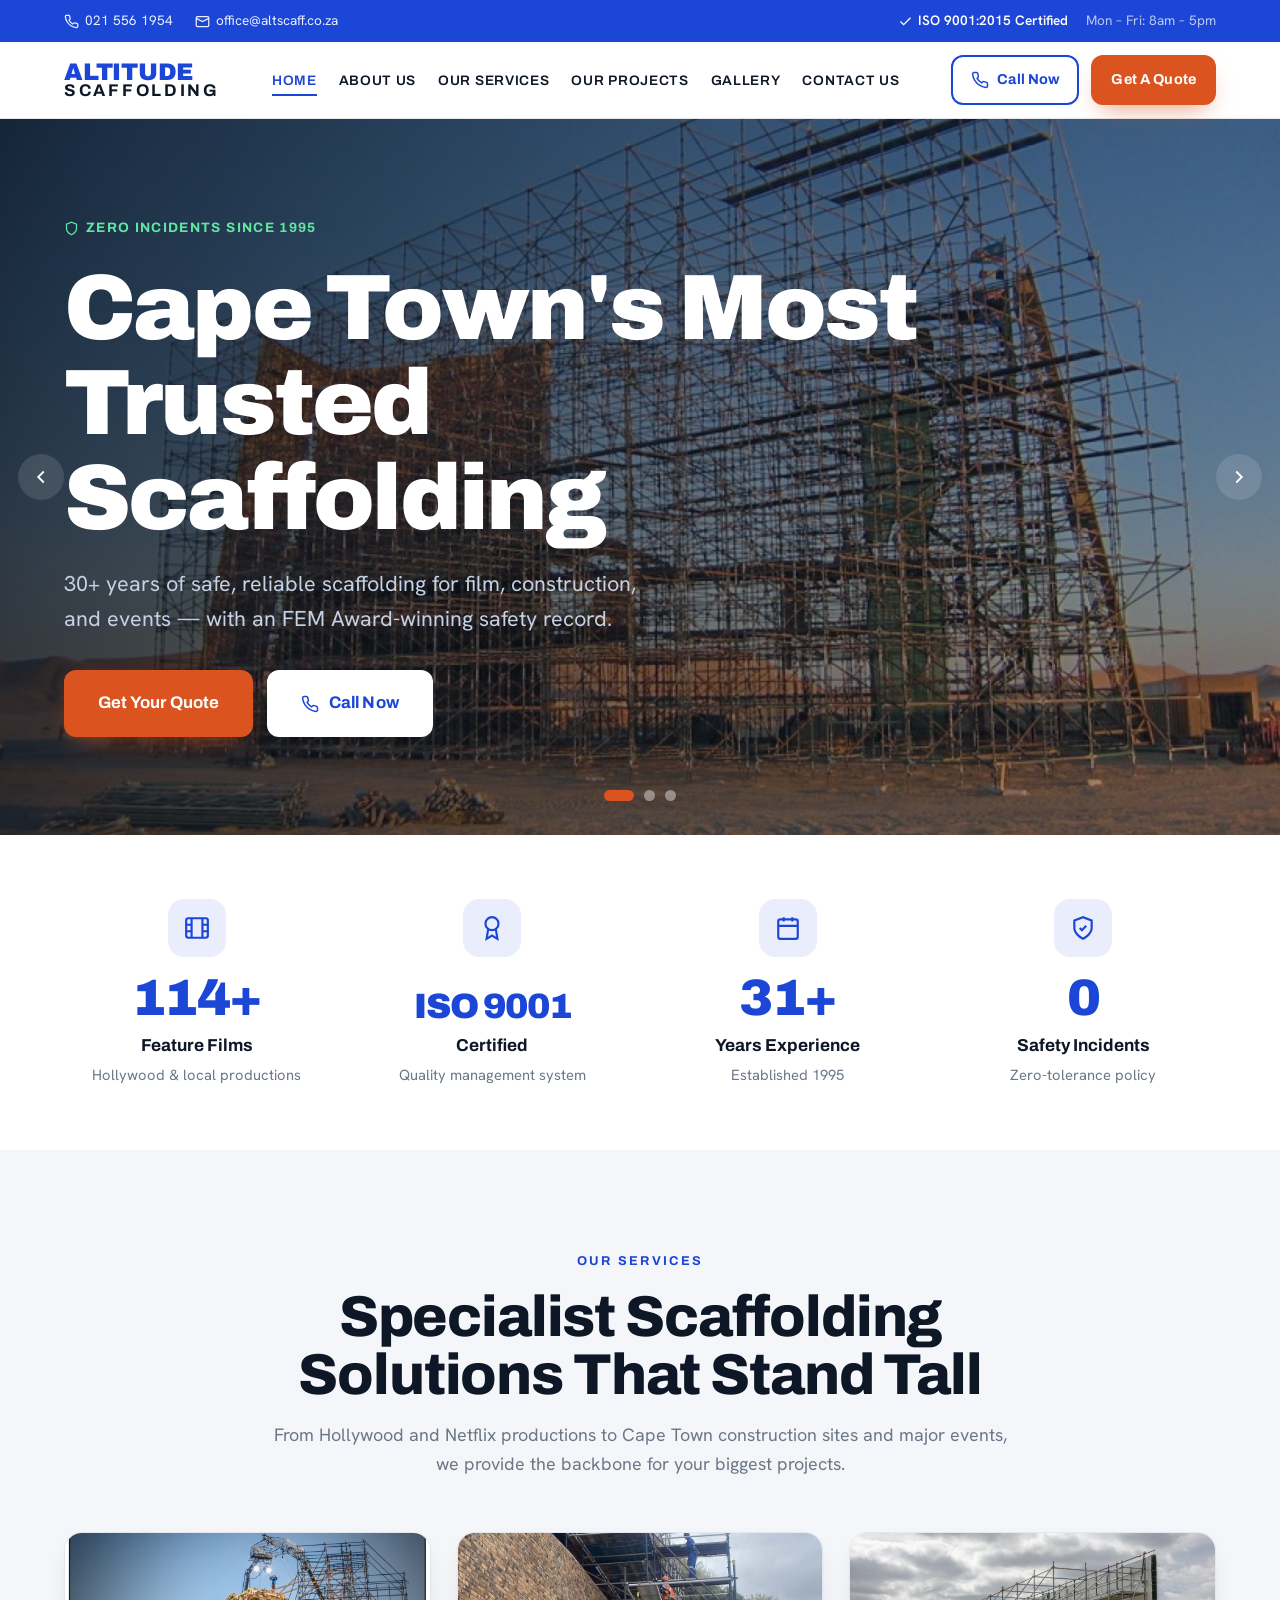
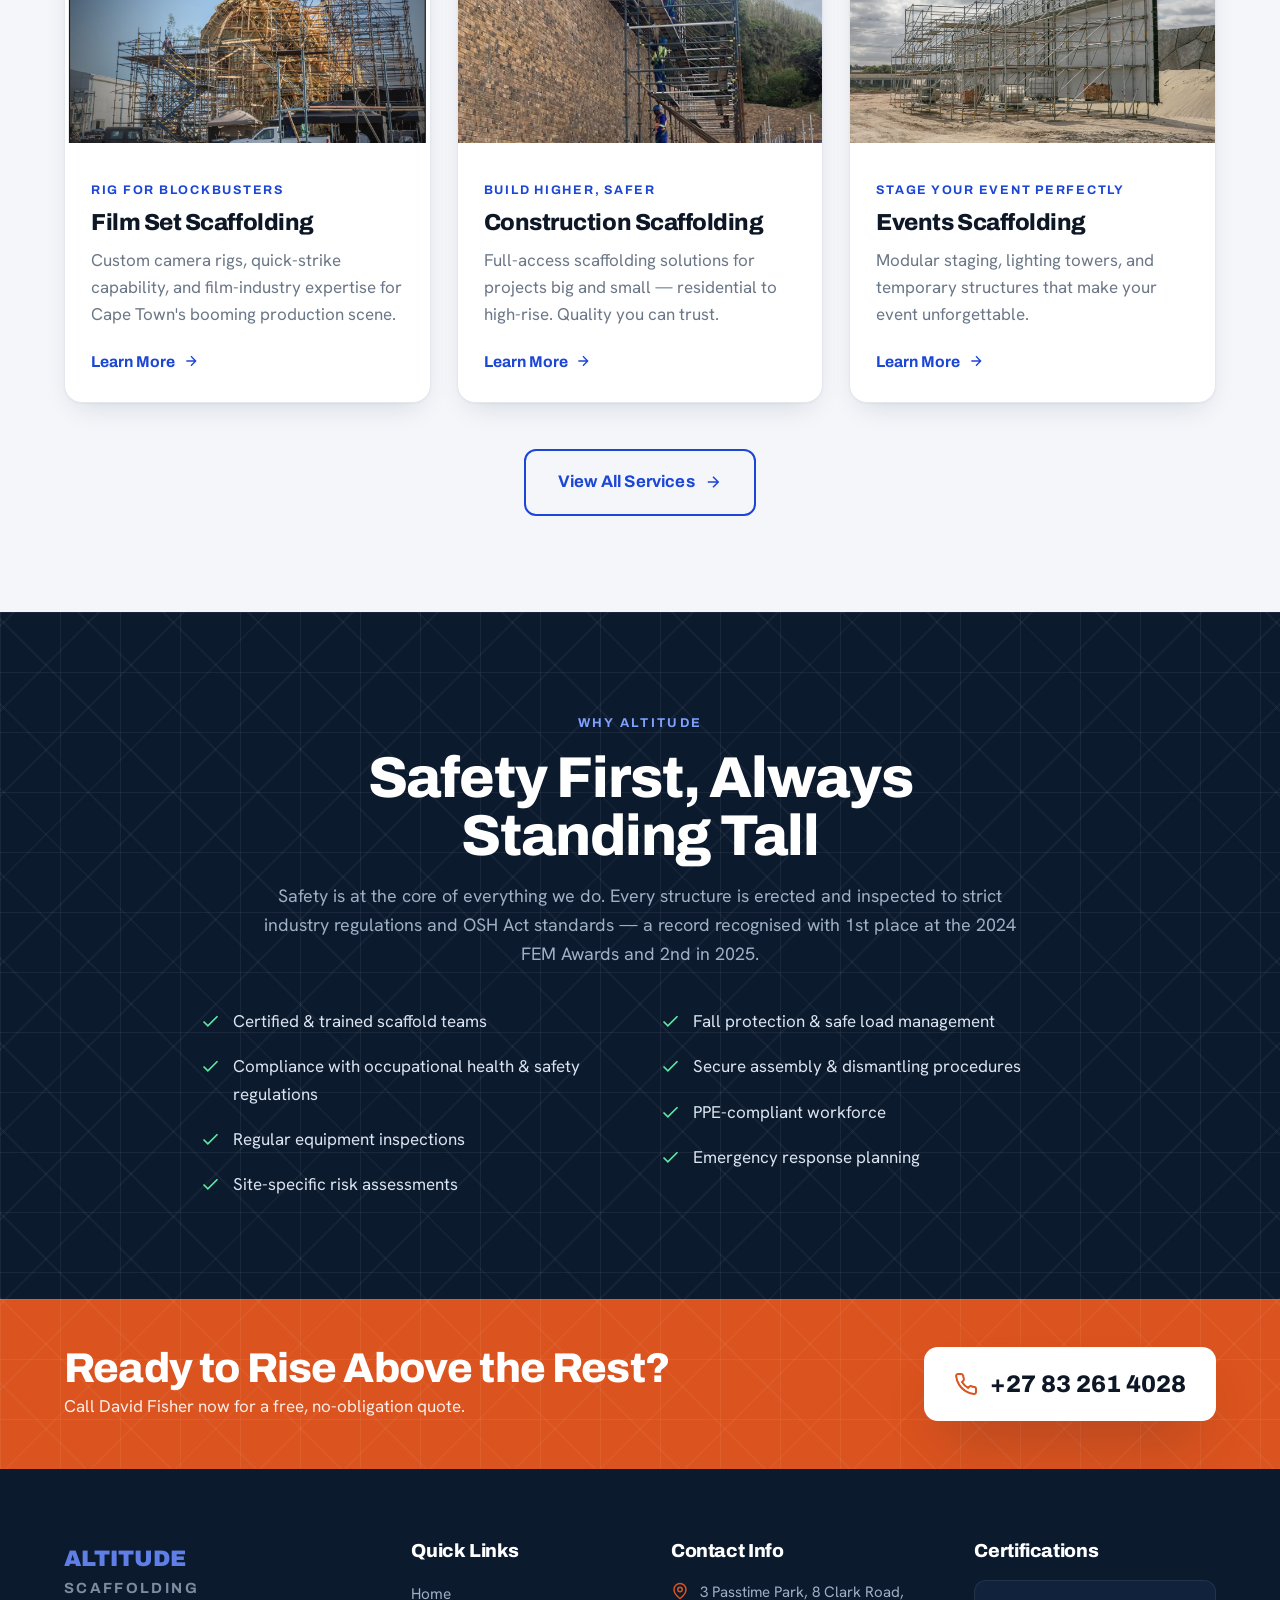
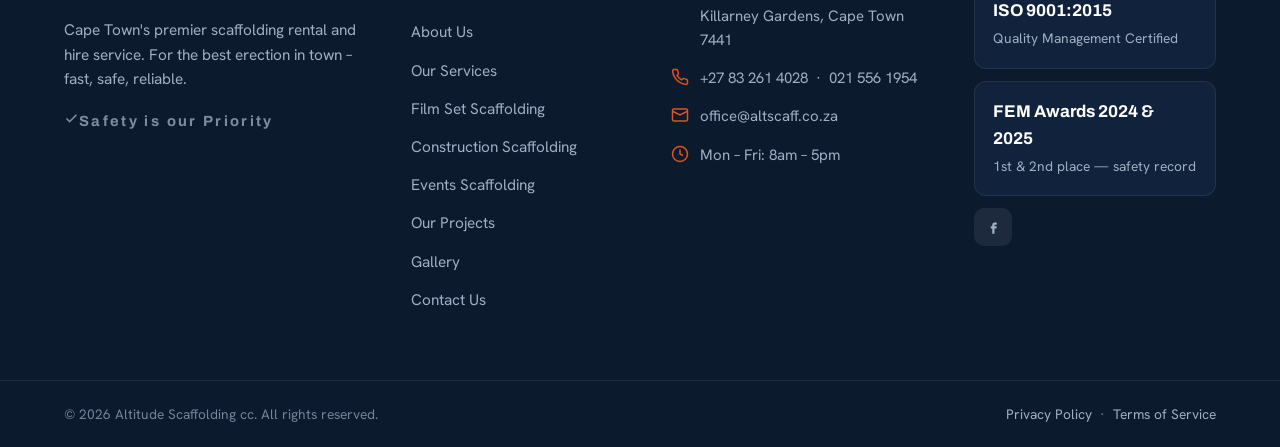
<file: index.html>
<!DOCTYPE html>
<html lang="en">
<head>
<meta charset="UTF-8">
<meta name="viewport" content="width=device-width, initial-scale=1.0">
<title>Altitude Scaffolding | Cape Town's Most Trusted Scaffolding</title>
<meta name="description" content="Safe and reliable scaffolding solutions for film, events and construction across Cape Town and South Africa. 30+ years, FEM Award-winning safety record.">
<link rel="stylesheet" href="styles.css">
</head>
<body>

<!-- ===================== TOP BAR ===================== -->
<div class="topbar">
  <div class="container">
    <div class="topbar__left">
      <a href="tel:+27215561954"><svg viewBox="0 0 24 24" fill="none" stroke="currentColor" stroke-width="2"><path d="M22 16.92v3a2 2 0 0 1-2.18 2 19.79 19.79 0 0 1-8.63-3.07 19.5 19.5 0 0 1-6-6 19.79 19.79 0 0 1-3.07-8.67A2 2 0 0 1 4.11 2h3a2 2 0 0 1 2 1.72c.13.96.36 1.9.7 2.81a2 2 0 0 1-.45 2.11L8.09 9.91a16 16 0 0 0 6 6l1.27-1.27a2 2 0 0 1 2.11-.45c.91.34 1.85.57 2.81.7A2 2 0 0 1 22 16.92z"/></svg>021 556 1954</a>
      <a href="mailto:office@altscaff.co.za"><svg viewBox="0 0 24 24" fill="none" stroke="currentColor" stroke-width="2"><rect x="2" y="4" width="20" height="16" rx="2"/><path d="m22 7-10 5L2 7"/></svg>office@altscaff.co.za</a>
    </div>
    <div class="topbar__right">
      <span class="topbar__badge"><svg viewBox="0 0 24 24" fill="none" stroke="currentColor" stroke-width="2"><path d="M20 6 9 17l-5-5"/></svg>ISO 9001:2015 Certified</span>
      <span class="topbar__hours">Mon – Fri: 8am – 5pm</span>
    </div>
  </div>
</div>

<!-- ===================== NAV ===================== -->
<nav class="nav">
  <div class="container">
    <a class="brand" href="index.html"><b>ALTITUDE</b><span>SCAFFOLDING</span></a>
    <ul class="nav__links">
      <li><a href="index.html" class="active">Home</a></li>
      <li><a href="about.html">About Us</a></li>
      <li><a href="services.html">Our Services</a></li>
      <li><a href="projects.html">Our Projects</a></li>
      <li><a href="gallery.html">Gallery</a></li>
      <li><a href="contact.html">Contact Us</a></li>
    </ul>
    <div class="nav__cta">
      <a class="btn btn--ghost" href="tel:+27832614028"><svg viewBox="0 0 24 24" fill="none" stroke="currentColor" stroke-width="2"><path d="M22 16.92v3a2 2 0 0 1-2.18 2 19.79 19.79 0 0 1-8.63-3.07 19.5 19.5 0 0 1-6-6 19.79 19.79 0 0 1-3.07-8.67A2 2 0 0 1 4.11 2h3a2 2 0 0 1 2 1.72c.13.96.36 1.9.7 2.81a2 2 0 0 1-.45 2.11L8.09 9.91a16 16 0 0 0 6 6l1.27-1.27a2 2 0 0 1 2.11-.45c.91.34 1.85.57 2.81.7A2 2 0 0 1 22 16.92z"/></svg>Call Now</a>
      <a class="btn btn--orange" href="contact.html">Get A Quote</a>
      <button class="nav__burger" aria-label="Menu"><span></span><span></span><span></span></button>
    </div>
  </div>
</nav>

<!-- ===================== HERO CAROUSEL ===================== -->
<header class="hero hero--home">
  <div class="slides">
    <div class="slide slide--1 active"><img class="slide__img" src="img/film-set-desert-build.jpg" alt="Large-scale film set scaffolding at golden hour"><div class="slide__grad"></div></div>
    <div class="slide slide--2"><img class="slide__img" src="img/construction-cement-silos.jpg" alt="Industrial scaffolding access between cement silos"><div class="slide__grad"></div></div>
    <div class="slide slide--3"><img class="slide__img" src="img/events-grandstand-wide.jpg" alt="Event grandstand scaffolding structure"><div class="slide__grad"></div></div>
  </div>
  <div class="hero__inner">
    <div class="container">
      <span class="hero__badge"><svg viewBox="0 0 24 24" fill="none" stroke="currentColor" stroke-width="2"><path d="M12 22s8-4 8-10V5l-8-3-8 3v7c0 6 8 10 8 10z"/></svg>Zero Incidents Since 1995</span>
      <h1 class="slide-text" data-slide="0">Cape Town's Most Trusted Scaffolding</h1>
      <p class="hero__sub">30+ years of safe, reliable scaffolding for film, construction, and events — with an FEM Award-winning safety record.</p>
      <div class="hero__actions">
        <a class="btn btn--orange btn--lg" href="contact.html">Get Your Quote</a>
        <a class="btn btn--white btn--lg" href="tel:+27832614028"><svg viewBox="0 0 24 24" fill="none" stroke="currentColor" stroke-width="2"><path d="M22 16.92v3a2 2 0 0 1-2.18 2 19.79 19.79 0 0 1-8.63-3.07 19.5 19.5 0 0 1-6-6 19.79 19.79 0 0 1-3.07-8.67A2 2 0 0 1 4.11 2h3a2 2 0 0 1 2 1.72c.13.96.36 1.9.7 2.81a2 2 0 0 1-.45 2.11L8.09 9.91a16 16 0 0 0 6 6l1.27-1.27a2 2 0 0 1 2.11-.45c.91.34 1.85.57 2.81.7A2 2 0 0 1 22 16.92z"/></svg>Call Now</a>
      </div>
    </div>
  </div>
  <button class="hero__arrow hero__arrow--prev" aria-label="Previous"><svg viewBox="0 0 24 24" fill="none" stroke="currentColor" stroke-width="2"><path d="m15 18-6-6 6-6"/></svg></button>
  <button class="hero__arrow hero__arrow--next" aria-label="Next"><svg viewBox="0 0 24 24" fill="none" stroke="currentColor" stroke-width="2"><path d="m9 18 6-6-6-6"/></svg></button>
  <div class="hero__dots"><button class="active"></button><button></button><button></button></div>
</header>

<!-- ===================== STATS ===================== -->
<section class="stats">
  <div class="container">
    <div class="stat reveal">
      <div class="stat__ico"><svg viewBox="0 0 24 24" fill="none" stroke="currentColor" stroke-width="2"><rect x="2" y="3" width="20" height="18" rx="2"/><path d="M7 3v18M17 3v18M2 9h5M2 15h5M17 9h5M17 15h5"/></svg></div>
      <div class="stat__num" data-to="150" data-suffix="+">0+</div>
      <div class="stat__label">Feature Films</div>
      <div class="stat__note">Hollywood &amp; local productions</div>
    </div>
    <div class="stat reveal">
      <div class="stat__ico"><svg viewBox="0 0 24 24" fill="none" stroke="currentColor" stroke-width="2"><circle cx="12" cy="8" r="6"/><path d="M8.5 13 7 22l5-3 5 3-1.5-9"/></svg></div>
      <div class="stat__num" style="font-size:clamp(1.6rem,3vw,2.2rem)">ISO 9001</div>
      <div class="stat__label">Certified</div>
      <div class="stat__note">Quality management system</div>
    </div>
    <div class="stat reveal">
      <div class="stat__ico"><svg viewBox="0 0 24 24" fill="none" stroke="currentColor" stroke-width="2"><rect x="3" y="4" width="18" height="18" rx="2"/><path d="M16 2v4M8 2v4M3 10h18"/></svg></div>
      <div class="stat__num" data-to="31" data-suffix="+">0+</div>
      <div class="stat__label">Years Experience</div>
      <div class="stat__note">Established 1995</div>
    </div>
    <div class="stat reveal">
      <div class="stat__ico"><svg viewBox="0 0 24 24" fill="none" stroke="currentColor" stroke-width="2"><path d="M12 22s8-4 8-10V5l-8-3-8 3v7c0 6 8 10 8 10z"/><path d="m9 12 2 2 4-4"/></svg></div>
      <div class="stat__num">0</div>
      <div class="stat__label">Safety Incidents</div>
      <div class="stat__note">Zero-tolerance policy</div>
    </div>
  </div>
</section>

<!-- ===================== SERVICES ===================== -->
<section class="section bg-alt">
  <div class="container">
    <div class="section-head section-head--center reveal">
      <span class="eyebrow">Our Services</span>
      <h2>Specialist Scaffolding Solutions That Stand Tall</h2>
      <p>From Hollywood and Netflix productions to Cape Town construction sites and major events, we provide the backbone for your biggest projects.</p>
    </div>
    <div class="cards">
      <article class="card reveal">
        <div class="card__media">
          <img class="media-img" src="img/film-set-dome.jpg" alt="Film set scaffolding dome build at golden hour">
          <div class="card__ico"><svg viewBox="0 0 24 24" fill="none" stroke="currentColor" stroke-width="2"><rect x="2" y="3" width="20" height="18" rx="2"/><path d="M7 3v18M17 3v18M2 9h5M2 15h5M17 9h5M17 15h5"/></svg></div>
        </div>
        <div class="card__body">
          <span class="card__kicker">Rig for Blockbusters</span>
          <h3>Film Set Scaffolding</h3>
          <p>Custom camera rigs, quick-strike capability, and film-industry expertise for Cape Town's booming production scene.</p>
          <a class="link-arrow" href="services.html#film">Learn More <svg viewBox="0 0 24 24" fill="none" stroke="currentColor" stroke-width="2"><path d="M5 12h14M12 5l7 7-7 7"/></svg></a>
        </div>
      </article>
      <article class="card reveal">
        <div class="card__media">
          <img class="media-img" src="img/construction-brick-wall-access.jpg" alt="Construction access scaffolding against a brick retaining wall">
          <div class="card__ico"><svg viewBox="0 0 24 24" fill="none" stroke="currentColor" stroke-width="2"><path d="M3 21h18M5 21V8l7-5 7 5v13M9 21v-6h6v6"/></svg></div>
        </div>
        <div class="card__body">
          <span class="card__kicker">Build Higher, Safer</span>
          <h3>Construction Scaffolding</h3>
          <p>Full-access scaffolding solutions for projects big and small — residential to high-rise. Quality you can trust.</p>
          <a class="link-arrow" href="services.html#construction">Learn More <svg viewBox="0 0 24 24" fill="none" stroke="currentColor" stroke-width="2"><path d="M5 12h14M12 5l7 7-7 7"/></svg></a>
        </div>
      </article>
      <article class="card reveal">
        <div class="card__media">
          <img class="media-img" src="img/events-stand-build.jpg" alt="Events scaffolding stand structure">
          <div class="card__ico"><svg viewBox="0 0 24 24" fill="none" stroke="currentColor" stroke-width="2"><path d="m12 3 2.5 5 5.5.8-4 3.9 1 5.5-5-2.6-5 2.6 1-5.5-4-3.9 5.5-.8z"/></svg></div>
        </div>
        <div class="card__body">
          <span class="card__kicker">Stage Your Event Perfectly</span>
          <h3>Events Scaffolding</h3>
          <p>Modular staging, lighting towers, and temporary structures that make your event unforgettable.</p>
          <a class="link-arrow" href="services.html#events">Learn More <svg viewBox="0 0 24 24" fill="none" stroke="currentColor" stroke-width="2"><path d="M5 12h14M12 5l7 7-7 7"/></svg></a>
        </div>
      </article>
    </div>
    <div style="text-align:center;margin-top:46px" class="reveal">
      <a class="btn btn--ghost btn--lg" href="services.html">View All Services <svg viewBox="0 0 24 24" fill="none" stroke="currentColor" stroke-width="2"><path d="M5 12h14M12 5l7 7-7 7"/></svg></a>
    </div>
  </div>
</section>

<!-- ===================== SAFETY ===================== -->
<section class="section bg-navy lattice">
  <div class="container" style="position:relative;z-index:2">
    <div class="section-head section-head--center reveal">
      <span class="eyebrow">Why Altitude</span>
      <h2>Safety First, Always Standing Tall</h2>
      <p>Safety is at the core of everything we do. Every structure is erected and inspected to strict industry regulations and OSH Act standards — a record recognised with 1st place at the 2024 FEM Awards and 2nd in 2025.</p>
    </div>
    <ul class="safety-grid reveal">
      <li><svg viewBox="0 0 24 24" fill="none" stroke="currentColor" stroke-width="2"><path d="M20 6 9 17l-5-5"/></svg>Certified &amp; trained scaffold teams</li>
      <li><svg viewBox="0 0 24 24" fill="none" stroke="currentColor" stroke-width="2"><path d="M20 6 9 17l-5-5"/></svg>Compliance with occupational health &amp; safety regulations</li>
      <li><svg viewBox="0 0 24 24" fill="none" stroke="currentColor" stroke-width="2"><path d="M20 6 9 17l-5-5"/></svg>Regular equipment inspections</li>
      <li><svg viewBox="0 0 24 24" fill="none" stroke="currentColor" stroke-width="2"><path d="M20 6 9 17l-5-5"/></svg>Site-specific risk assessments</li>
      <li><svg viewBox="0 0 24 24" fill="none" stroke="currentColor" stroke-width="2"><path d="M20 6 9 17l-5-5"/></svg>Fall protection &amp; safe load management</li>
      <li><svg viewBox="0 0 24 24" fill="none" stroke="currentColor" stroke-width="2"><path d="M20 6 9 17l-5-5"/></svg>Secure assembly &amp; dismantling procedures</li>
      <li><svg viewBox="0 0 24 24" fill="none" stroke="currentColor" stroke-width="2"><path d="M20 6 9 17l-5-5"/></svg>PPE-compliant workforce</li>
      <li><svg viewBox="0 0 24 24" fill="none" stroke="currentColor" stroke-width="2"><path d="M20 6 9 17l-5-5"/></svg>Emergency response planning</li>
    </ul>
  </div>
</section>

<!-- ===================== CTA BAND ===================== -->
<section class="cta-band lattice">
  <div class="container" style="position:relative;z-index:2">
    <div>
      <h2>Ready to Rise Above the Rest?</h2>
      <p>Call David Fisher now for a free, no-obligation quote.</p>
    </div>
    <a class="cta-band__phone" href="tel:+27832614028"><svg viewBox="0 0 24 24" fill="none" stroke="currentColor" stroke-width="2"><path d="M22 16.92v3a2 2 0 0 1-2.18 2 19.79 19.79 0 0 1-8.63-3.07 19.5 19.5 0 0 1-6-6 19.79 19.79 0 0 1-3.07-8.67A2 2 0 0 1 4.11 2h3a2 2 0 0 1 2 1.72c.13.96.36 1.9.7 2.81a2 2 0 0 1-.45 2.11L8.09 9.91a16 16 0 0 0 6 6l1.27-1.27a2 2 0 0 1 2.11-.45c.91.34 1.85.57 2.81.7A2 2 0 0 1 22 16.92z"/></svg>+27 83 261 4028</a>
  </div>
</section>

<!-- ===================== FOOTER ===================== -->
<footer class="foot">
  <div class="container">
    <div class="foot__grid">
      <div class="foot__brand">
        <b>ALTITUDE</b><span>SCAFFOLDING</span>
        <p>Cape Town's premier scaffolding rental and hire service. For the best erection in town – fast, safe, reliable.</p>
        <span class="foot__pill"><svg viewBox="0 0 24 24" fill="none" stroke="currentColor" stroke-width="2"><path d="M20 6 9 17l-5-5"/></svg>Safety is our Priority</span>
      </div>
      <div>
        <h4>Quick Links</h4>
        <ul class="foot__links">
          <li><a href="index.html">Home</a></li>
          <li><a href="about.html">About Us</a></li>
          <li><a href="services.html">Our Services</a></li>
          <li><a href="services.html#film">Film Set Scaffolding</a></li>
          <li><a href="services.html#construction">Construction Scaffolding</a></li>
          <li><a href="services.html#events">Events Scaffolding</a></li>
          <li><a href="projects.html">Our Projects</a></li>
          <li><a href="gallery.html">Gallery</a></li>
          <li><a href="contact.html">Contact Us</a></li>
        </ul>
      </div>
      <div>
        <h4>Contact Info</h4>
        <ul class="foot__contact">
          <li><svg viewBox="0 0 24 24" fill="none" stroke="currentColor" stroke-width="2"><path d="M20 10c0 6-8 12-8 12s-8-6-8-12a8 8 0 0 1 16 0z"/><circle cx="12" cy="10" r="3"/></svg>3 Passtime Park, 8 Clark Road, Killarney Gardens, Cape Town 7441</li>
          <li><svg viewBox="0 0 24 24" fill="none" stroke="currentColor" stroke-width="2"><path d="M22 16.92v3a2 2 0 0 1-2.18 2 19.79 19.79 0 0 1-8.63-3.07 19.5 19.5 0 0 1-6-6 19.79 19.79 0 0 1-3.07-8.67A2 2 0 0 1 4.11 2h3a2 2 0 0 1 2 1.72c.13.96.36 1.9.7 2.81a2 2 0 0 1-.45 2.11L8.09 9.91a16 16 0 0 0 6 6l1.27-1.27a2 2 0 0 1 2.11-.45c.91.34 1.85.57 2.81.7A2 2 0 0 1 22 16.92z"/></svg>+27 83 261 4028 &nbsp;·&nbsp; 021 556 1954</li>
          <li><svg viewBox="0 0 24 24" fill="none" stroke="currentColor" stroke-width="2"><rect x="2" y="4" width="20" height="16" rx="2"/><path d="m22 7-10 5L2 7"/></svg>office@altscaff.co.za</li>
          <li><svg viewBox="0 0 24 24" fill="none" stroke="currentColor" stroke-width="2"><circle cx="12" cy="12" r="10"/><path d="M12 6v6l4 2"/></svg>Mon – Fri: 8am – 5pm</li>
        </ul>
      </div>
      <div>
        <h4>Certifications</h4>
        <div class="cert"><b>ISO 9001:2015</b><span>Quality Management Certified</span></div>
        <div class="cert"><b>FEM Awards 2024 &amp; 2025</b><span>1st &amp; 2nd place — safety record</span></div>
        <div class="foot__social">
          <a href="https://www.facebook.com/profile.php?id=100057307884377" target="_blank" rel="noopener" aria-label="Facebook"><svg viewBox="0 0 24 24" fill="currentColor"><path d="M14 9h3V6h-3c-1.7 0-3 1.3-3 3v2H9v3h2v7h3v-7h2.5l.5-3H14V9z"/></svg></a>
        </div>
      </div>
    </div>
  </div>
  <div class="foot__bar">
    <div class="container">
      <span>© 2026 Altitude Scaffolding cc. All rights reserved.</span>
      <span><a href="#">Privacy Policy</a> &nbsp;·&nbsp; <a href="#">Terms of Service</a></span>
    </div>
  </div>
</footer>

<script src="script.js"></script>
</body>
</html>
</file>
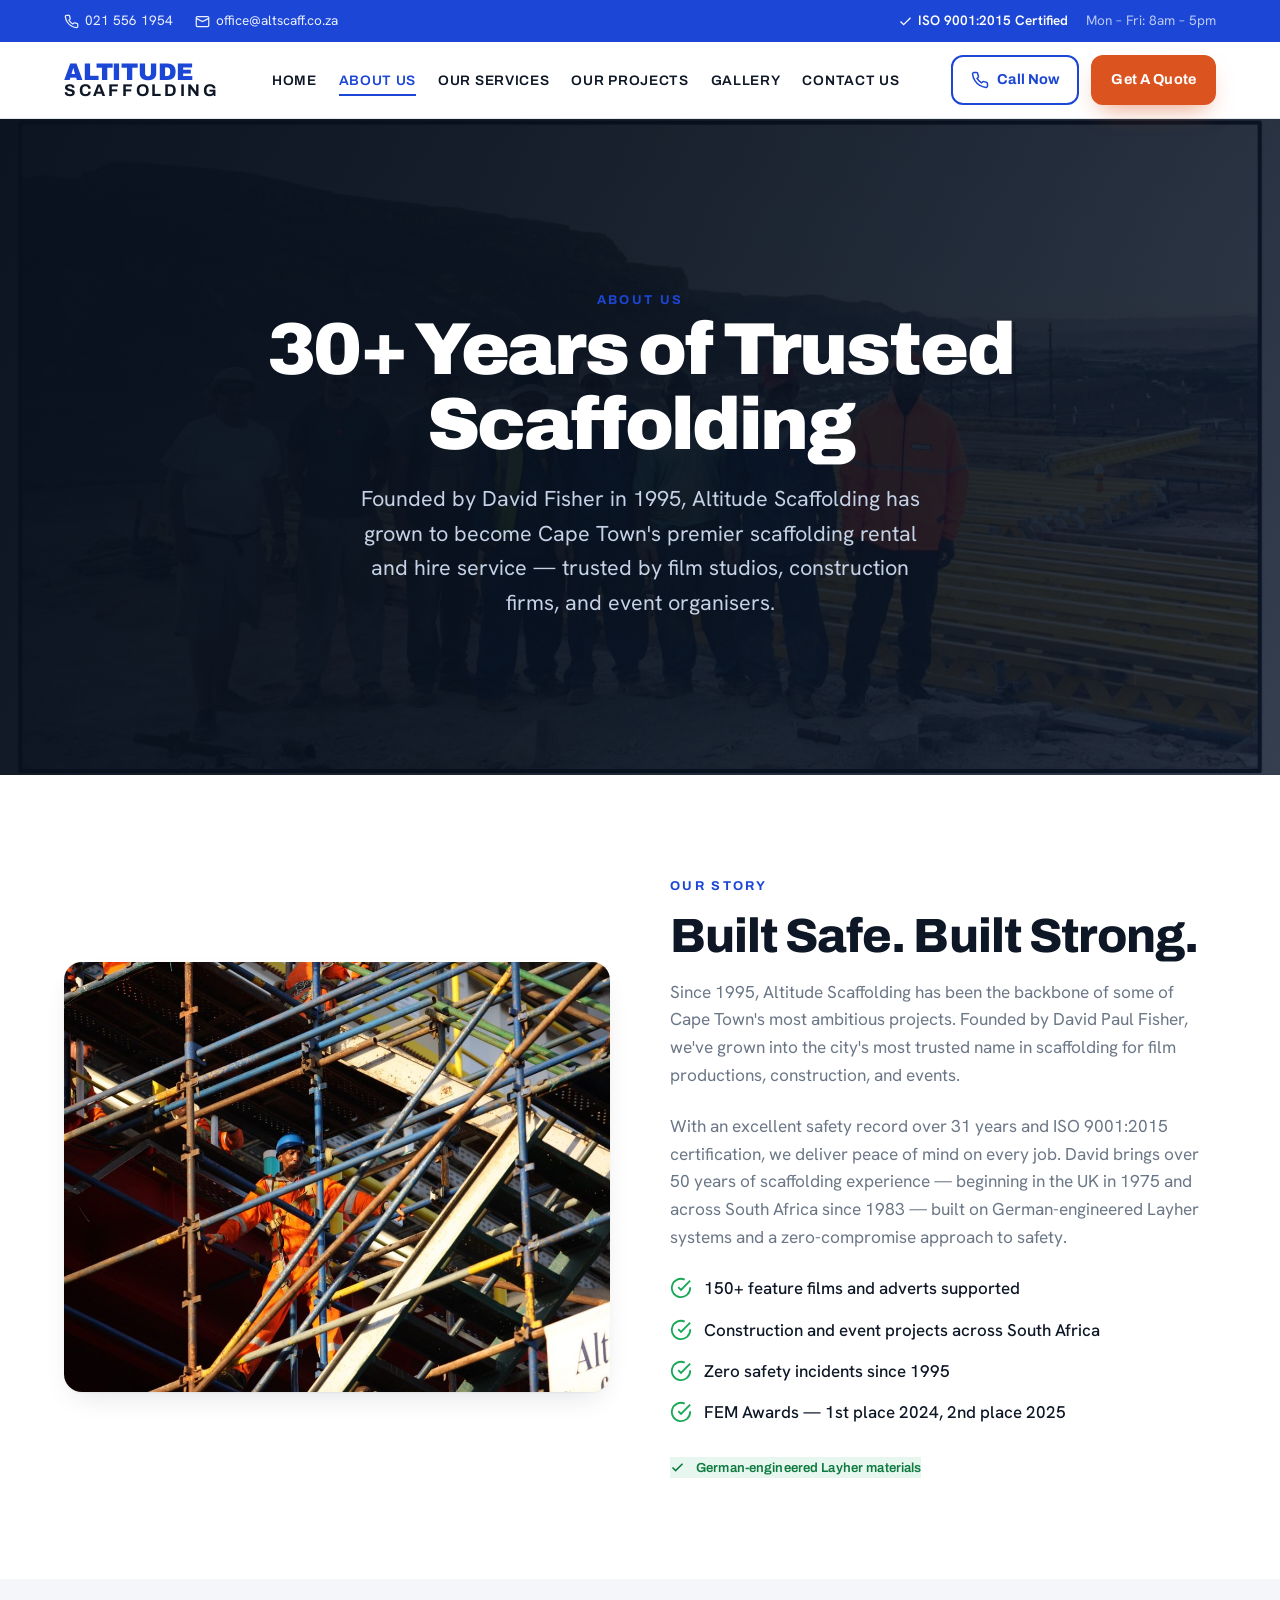
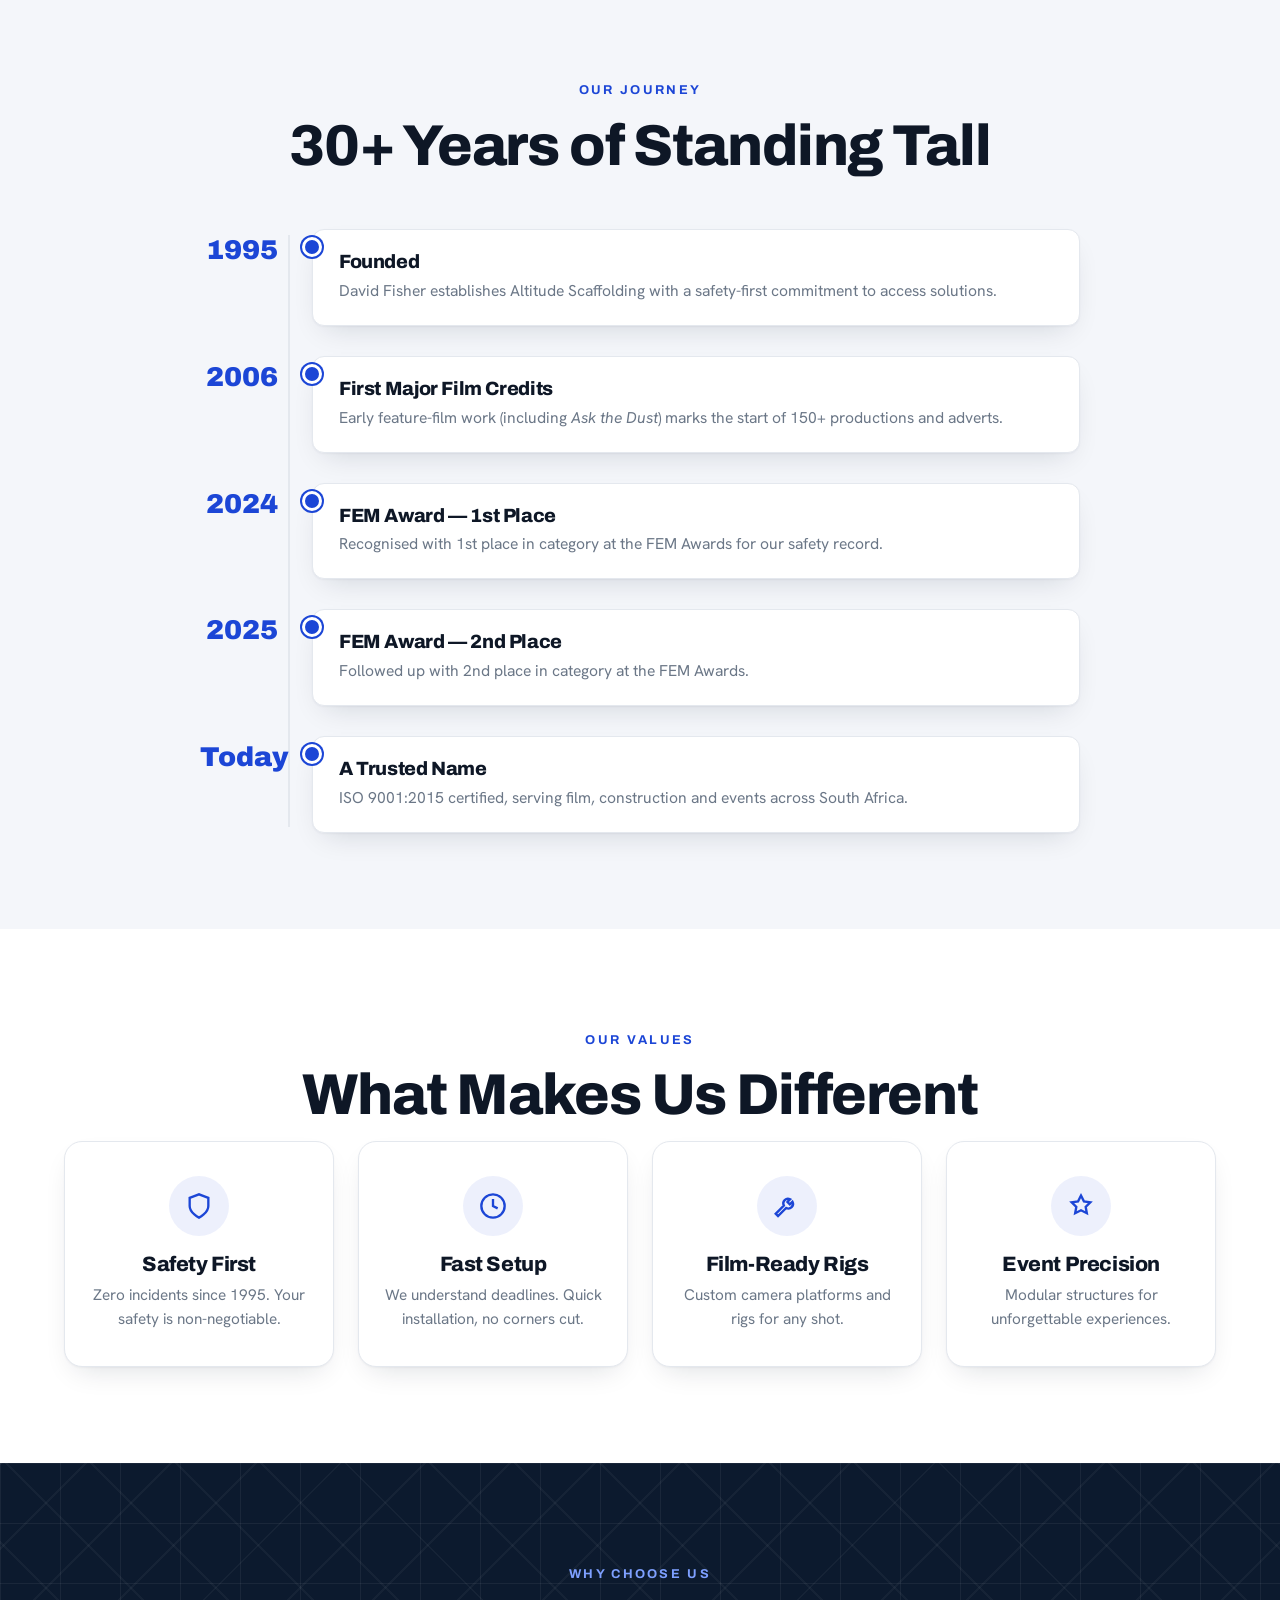
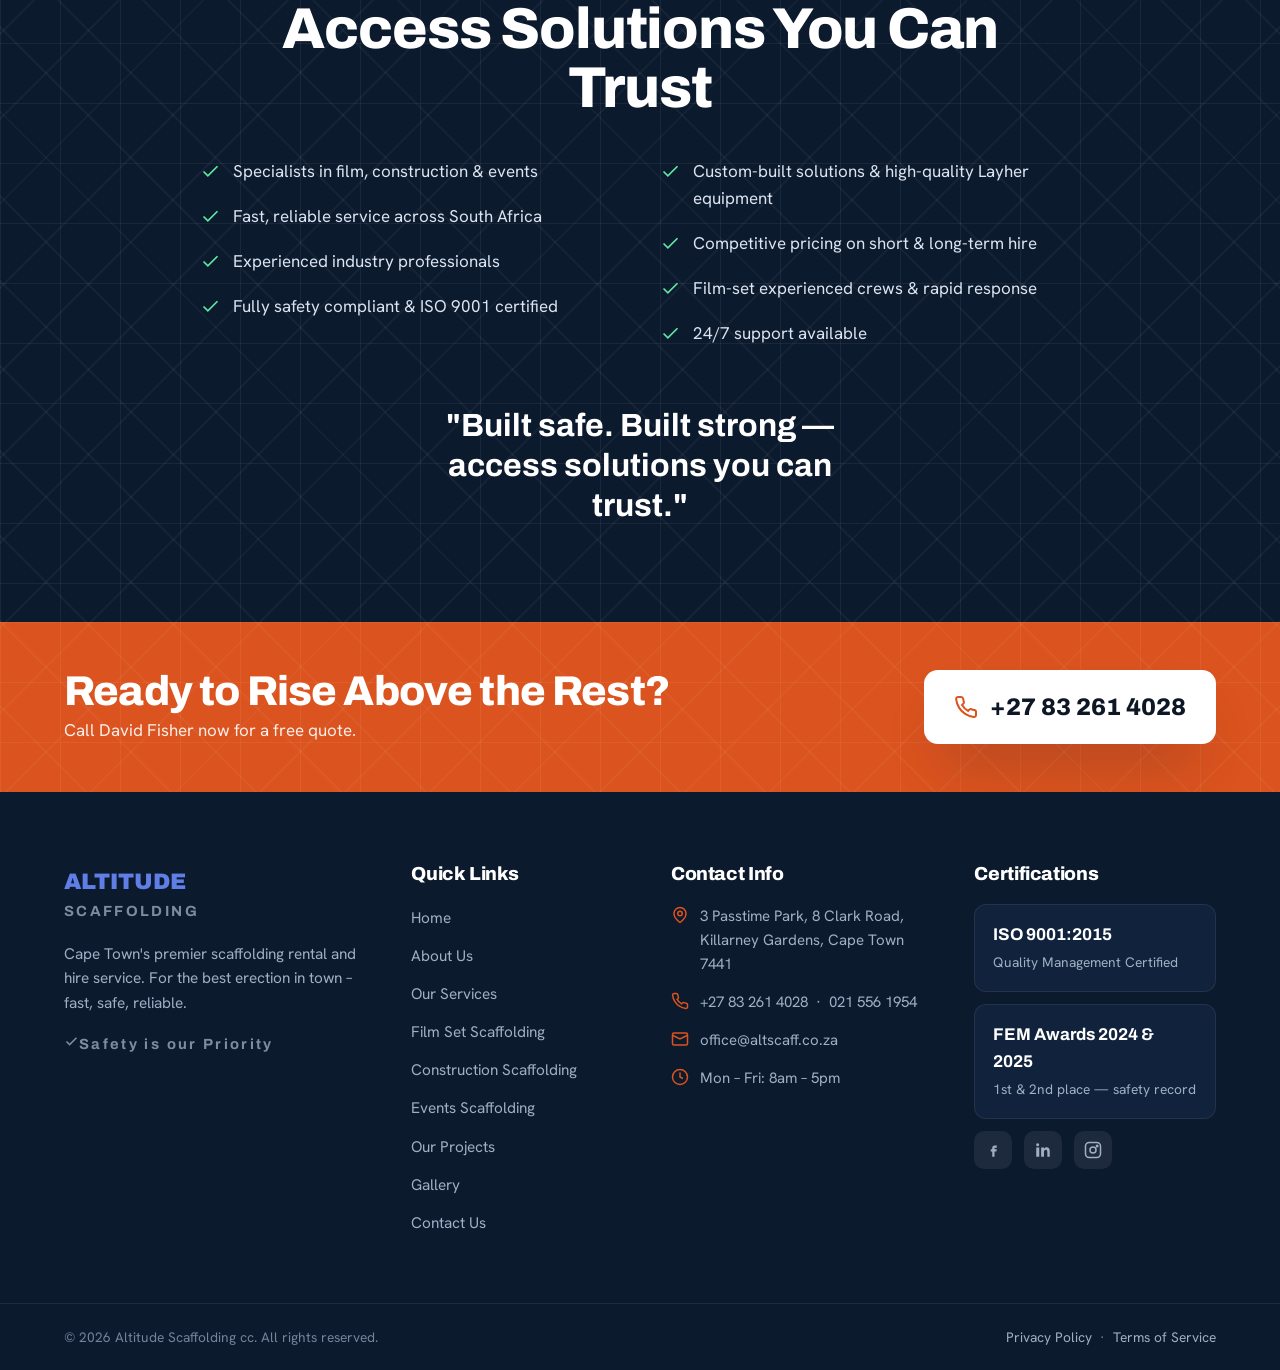
<file: about.html>
<!DOCTYPE html>
<html lang="en">
<head>
<meta charset="UTF-8">
<meta name="viewport" content="width=device-width, initial-scale=1.0">
<title>About Us | Altitude Scaffolding</title>
<meta name="description" content="Founded in 1995 by David Fisher, Altitude Scaffolding is Cape Town's most trusted name in scaffolding for film, construction and events.">
<link rel="stylesheet" href="styles.css">
</head>
<body>

<div class="topbar">
  <div class="container">
    <div class="topbar__left">
      <a href="tel:+27215561954"><svg viewBox="0 0 24 24" fill="none" stroke="currentColor" stroke-width="2"><path d="M22 16.92v3a2 2 0 0 1-2.18 2 19.79 19.79 0 0 1-8.63-3.07 19.5 19.5 0 0 1-6-6 19.79 19.79 0 0 1-3.07-8.67A2 2 0 0 1 4.11 2h3a2 2 0 0 1 2 1.72c.13.96.36 1.9.7 2.81a2 2 0 0 1-.45 2.11L8.09 9.91a16 16 0 0 0 6 6l1.27-1.27a2 2 0 0 1 2.11-.45c.91.34 1.85.57 2.81.7A2 2 0 0 1 22 16.92z"/></svg>021 556 1954</a>
      <a href="mailto:office@altscaff.co.za"><svg viewBox="0 0 24 24" fill="none" stroke="currentColor" stroke-width="2"><rect x="2" y="4" width="20" height="16" rx="2"/><path d="m22 7-10 5L2 7"/></svg>office@altscaff.co.za</a>
    </div>
    <div class="topbar__right">
      <span class="topbar__badge"><svg viewBox="0 0 24 24" fill="none" stroke="currentColor" stroke-width="2"><path d="M20 6 9 17l-5-5"/></svg>ISO 9001:2015 Certified</span>
      <span class="topbar__hours">Mon – Fri: 8am – 5pm</span>
    </div>
  </div>
</div>

<nav class="nav">
  <div class="container">
    <a class="brand" href="index.html"><b>ALTITUDE</b><span>SCAFFOLDING</span></a>
    <ul class="nav__links">
      <li><a href="index.html">Home</a></li>
      <li><a href="about.html" class="active">About Us</a></li>
      <li><a href="services.html">Our Services</a></li>
      <li><a href="projects.html">Our Projects</a></li>
      <li><a href="gallery.html">Gallery</a></li>
      <li><a href="contact.html">Contact Us</a></li>
    </ul>
    <div class="nav__cta">
      <a class="btn btn--ghost" href="tel:+27832614028"><svg viewBox="0 0 24 24" fill="none" stroke="currentColor" stroke-width="2"><path d="M22 16.92v3a2 2 0 0 1-2.18 2 19.79 19.79 0 0 1-8.63-3.07 19.5 19.5 0 0 1-6-6 19.79 19.79 0 0 1-3.07-8.67A2 2 0 0 1 4.11 2h3a2 2 0 0 1 2 1.72c.13.96.36 1.9.7 2.81a2 2 0 0 1-.45 2.11L8.09 9.91a16 16 0 0 0 6 6l1.27-1.27a2 2 0 0 1 2.11-.45c.91.34 1.85.57 2.81.7A2 2 0 0 1 22 16.92z"/></svg>Call Now</a>
      <a class="btn btn--orange" href="contact.html">Get A Quote</a>
      <button class="nav__burger" aria-label="Menu"><span></span><span></span><span></span></button>
    </div>
  </div>
</nav>

<!-- HERO -->
<header class="hero hero--inner lattice">
  <div class="hero__bg has-photo"><img class="hero__img" src="img/team-crew.jpg" alt="The Altitude Scaffolding crew on site"><div class="hero__grad"></div></div>
  <div class="hero__inner"><div class="container">
    <span class="eyebrow">About Us</span>
    <h1>30+ Years of Trusted Scaffolding</h1>
    <p class="hero__sub">Founded by David Fisher in 1995, Altitude Scaffolding has grown to become Cape Town's premier scaffolding rental and hire service — trusted by film studios, construction firms, and event organisers.</p>
  </div></div>
</header>

<!-- STORY -->
<section class="section">
  <div class="container">
    <div class="feature">
      <div class="feature__media reveal">
        <img class="media-img" src="img/about-worker-altitude.jpg" alt="Altitude Scaffolding worker on a colourful access scaffold">
        <div class="card__ico"><svg viewBox="0 0 24 24" fill="none" stroke="currentColor" stroke-width="2"><path d="M12 22s8-4 8-10V5l-8-3-8 3v7c0 6 8 10 8 10z"/></svg></div>
      </div>
      <div class="reveal">
        <span class="eyebrow">Our Story</span>
        <h2>Built Safe. Built Strong.</h2>
        <p>Since 1995, Altitude Scaffolding has been the backbone of some of Cape Town's most ambitious projects. Founded by David Paul Fisher, we've grown into the city's most trusted name in scaffolding for film productions, construction, and events.</p>
        <p>With an excellent safety record over 31 years and ISO 9001:2015 certification, we deliver peace of mind on every job. David brings over 50 years of scaffolding experience — beginning in the UK in 1975 and across South Africa since 1983 — built on German-engineered Layher systems and a zero-compromise approach to safety.</p>
        <ul class="checks">
          <li><svg viewBox="0 0 24 24" fill="none" stroke="currentColor" stroke-width="2"><path d="M22 11.08V12a10 10 0 1 1-5.93-9.14"/><path d="M22 4 12 14.01l-3-3"/></svg>150+ feature films and adverts supported</li>
          <li><svg viewBox="0 0 24 24" fill="none" stroke="currentColor" stroke-width="2"><path d="M22 11.08V12a10 10 0 1 1-5.93-9.14"/><path d="M22 4 12 14.01l-3-3"/></svg>Construction and event projects across South Africa</li>
          <li><svg viewBox="0 0 24 24" fill="none" stroke="currentColor" stroke-width="2"><path d="M22 11.08V12a10 10 0 1 1-5.93-9.14"/><path d="M22 4 12 14.01l-3-3"/></svg>Zero safety incidents since 1995</li>
          <li><svg viewBox="0 0 24 24" fill="none" stroke="currentColor" stroke-width="2"><path d="M22 11.08V12a10 10 0 1 1-5.93-9.14"/><path d="M22 4 12 14.01l-3-3"/></svg>FEM Awards — 1st place 2024, 2nd place 2025</li>
        </ul>
        <span class="foot__pill" style="background:var(--green-soft);color:#0d7a3f;border-color:#cdeede"><svg viewBox="0 0 24 24" fill="none" stroke="currentColor" stroke-width="2"><path d="M20 6 9 17l-5-5"/></svg>German-engineered Layher materials</span>
      </div>
    </div>
  </div>
</section>

<!-- TIMELINE -->
<section class="section bg-alt">
  <div class="container">
    <div class="section-head section-head--center reveal">
      <span class="eyebrow">Our Journey</span>
      <h2>30+ Years of Standing Tall</h2>
    </div>
    <div class="timeline">
      <div class="tl reveal"><div class="tl__year">1995</div><div class="tl__card"><h3>Founded</h3><p>David Fisher establishes Altitude Scaffolding with a safety-first commitment to access solutions.</p></div></div>
      <div class="tl reveal"><div class="tl__year">2006</div><div class="tl__card"><h3>First Major Film Credits</h3><p>Early feature-film work (including <em>Ask the Dust</em>) marks the start of 150+ productions and adverts.</p></div></div>
      <div class="tl reveal"><div class="tl__year">2024</div><div class="tl__card"><h3>FEM Award — 1st Place</h3><p>Recognised with 1st place in category at the FEM Awards for our safety record.</p></div></div>
      <div class="tl reveal"><div class="tl__year">2025</div><div class="tl__card"><h3>FEM Award — 2nd Place</h3><p>Followed up with 2nd place in category at the FEM Awards.</p></div></div>
      <div class="tl reveal"><div class="tl__year">Today</div><div class="tl__card"><h3>A Trusted Name</h3><p>ISO 9001:2015 certified, serving film, construction and events across South Africa.</p></div></div>
    </div>
  </div>
</section>

<!-- VALUES -->
<section class="section">
  <div class="container">
    <div class="section-head section-head--center reveal">
      <span class="eyebrow">Our Values</span>
      <h2>What Makes Us Different</h2>
    </div>
    <div class="minis">
      <div class="mini reveal"><div class="mini__ico"><svg viewBox="0 0 24 24" fill="none" stroke="currentColor" stroke-width="2"><path d="M12 22s8-4 8-10V5l-8-3-8 3v7c0 6 8 10 8 10z"/></svg></div><h3>Safety First</h3><p>Zero incidents since 1995. Your safety is non-negotiable.</p></div>
      <div class="mini reveal"><div class="mini__ico"><svg viewBox="0 0 24 24" fill="none" stroke="currentColor" stroke-width="2"><circle cx="12" cy="12" r="10"/><path d="M12 6v6l4 2"/></svg></div><h3>Fast Setup</h3><p>We understand deadlines. Quick installation, no corners cut.</p></div>
      <div class="mini reveal"><div class="mini__ico"><svg viewBox="0 0 24 24" fill="none" stroke="currentColor" stroke-width="2"><path d="M14.7 6.3a4 4 0 0 0-5.4 5.4l-7 7 2 2 7-7a4 4 0 0 0 5.4-5.4l-2.3 2.3-2-2 2.3-2.3z"/></svg></div><h3>Film-Ready Rigs</h3><p>Custom camera platforms and rigs for any shot.</p></div>
      <div class="mini reveal"><div class="mini__ico"><svg viewBox="0 0 24 24" fill="none" stroke="currentColor" stroke-width="2"><path d="m12 3 2.5 5 5.5.8-4 3.9 1 5.5-5-2.6-5 2.6 1-5.5-4-3.9 5.5-.8z"/></svg></div><h3>Event Precision</h3><p>Modular structures for unforgettable experiences.</p></div>
    </div>
  </div>
</section>

<!-- WHY CHOOSE US -->
<section class="section bg-navy lattice">
  <div class="container" style="position:relative;z-index:2">
    <div class="section-head section-head--center reveal">
      <span class="eyebrow">Why Choose Us</span>
      <h2>Access Solutions You Can Trust</h2>
    </div>
    <ul class="safety-grid reveal">
      <li><svg viewBox="0 0 24 24" fill="none" stroke="currentColor" stroke-width="2"><path d="M20 6 9 17l-5-5"/></svg>Specialists in film, construction &amp; events</li>
      <li><svg viewBox="0 0 24 24" fill="none" stroke="currentColor" stroke-width="2"><path d="M20 6 9 17l-5-5"/></svg>Fast, reliable service across South Africa</li>
      <li><svg viewBox="0 0 24 24" fill="none" stroke="currentColor" stroke-width="2"><path d="M20 6 9 17l-5-5"/></svg>Experienced industry professionals</li>
      <li><svg viewBox="0 0 24 24" fill="none" stroke="currentColor" stroke-width="2"><path d="M20 6 9 17l-5-5"/></svg>Fully safety compliant &amp; ISO 9001 certified</li>
      <li><svg viewBox="0 0 24 24" fill="none" stroke="currentColor" stroke-width="2"><path d="M20 6 9 17l-5-5"/></svg>Custom-built solutions &amp; high-quality Layher equipment</li>
      <li><svg viewBox="0 0 24 24" fill="none" stroke="currentColor" stroke-width="2"><path d="M20 6 9 17l-5-5"/></svg>Competitive pricing on short &amp; long-term hire</li>
      <li><svg viewBox="0 0 24 24" fill="none" stroke="currentColor" stroke-width="2"><path d="M20 6 9 17l-5-5"/></svg>Film-set experienced crews &amp; rapid response</li>
      <li><svg viewBox="0 0 24 24" fill="none" stroke="currentColor" stroke-width="2"><path d="M20 6 9 17l-5-5"/></svg>24/7 support available</li>
    </ul>
    <p style="text-align:center;font-family:var(--font-display);font-weight:700;color:#fff;font-size:clamp(1.4rem,3vw,2rem);max-width:24ch;margin:54px auto 0;line-height:1.25">"Built safe. Built strong — access solutions you can trust."</p>
  </div>
</section>

<!-- CTA BAND -->
<section class="cta-band lattice">
  <div class="container" style="position:relative;z-index:2">
    <div><h2>Ready to Rise Above the Rest?</h2><p>Call David Fisher now for a free quote.</p></div>
    <a class="cta-band__phone" href="tel:+27832614028"><svg viewBox="0 0 24 24" fill="none" stroke="currentColor" stroke-width="2"><path d="M22 16.92v3a2 2 0 0 1-2.18 2 19.79 19.79 0 0 1-8.63-3.07 19.5 19.5 0 0 1-6-6 19.79 19.79 0 0 1-3.07-8.67A2 2 0 0 1 4.11 2h3a2 2 0 0 1 2 1.72c.13.96.36 1.9.7 2.81a2 2 0 0 1-.45 2.11L8.09 9.91a16 16 0 0 0 6 6l1.27-1.27a2 2 0 0 1 2.11-.45c.91.34 1.85.57 2.81.7A2 2 0 0 1 22 16.92z"/></svg>+27 83 261 4028</a>
  </div>
</section>

<!-- FOOTER -->
<footer class="foot">
  <div class="container">
    <div class="foot__grid">
      <div class="foot__brand">
        <b>ALTITUDE</b><span>SCAFFOLDING</span>
        <p>Cape Town's premier scaffolding rental and hire service. For the best erection in town – fast, safe, reliable.</p>
        <span class="foot__pill"><svg viewBox="0 0 24 24" fill="none" stroke="currentColor" stroke-width="2"><path d="M20 6 9 17l-5-5"/></svg>Safety is our Priority</span>
      </div>
      <div><h4>Quick Links</h4><ul class="foot__links">
        <li><a href="index.html">Home</a></li><li><a href="about.html">About Us</a></li>
        <li><a href="services.html">Our Services</a></li><li><a href="services.html#film">Film Set Scaffolding</a></li>
        <li><a href="services.html#construction">Construction Scaffolding</a></li><li><a href="services.html#events">Events Scaffolding</a></li>
        <li><a href="projects.html">Our Projects</a></li><li><a href="gallery.html">Gallery</a></li><li><a href="contact.html">Contact Us</a></li>
      </ul></div>
      <div><h4>Contact Info</h4><ul class="foot__contact">
        <li><svg viewBox="0 0 24 24" fill="none" stroke="currentColor" stroke-width="2"><path d="M20 10c0 6-8 12-8 12s-8-6-8-12a8 8 0 0 1 16 0z"/><circle cx="12" cy="10" r="3"/></svg>3 Passtime Park, 8 Clark Road, Killarney Gardens, Cape Town 7441</li>
        <li><svg viewBox="0 0 24 24" fill="none" stroke="currentColor" stroke-width="2"><path d="M22 16.92v3a2 2 0 0 1-2.18 2 19.79 19.79 0 0 1-8.63-3.07 19.5 19.5 0 0 1-6-6 19.79 19.79 0 0 1-3.07-8.67A2 2 0 0 1 4.11 2h3a2 2 0 0 1 2 1.72c.13.96.36 1.9.7 2.81a2 2 0 0 1-.45 2.11L8.09 9.91a16 16 0 0 0 6 6l1.27-1.27a2 2 0 0 1 2.11-.45c.91.34 1.85.57 2.81.7A2 2 0 0 1 22 16.92z"/></svg>+27 83 261 4028 &nbsp;·&nbsp; 021 556 1954</li>
        <li><svg viewBox="0 0 24 24" fill="none" stroke="currentColor" stroke-width="2"><rect x="2" y="4" width="20" height="16" rx="2"/><path d="m22 7-10 5L2 7"/></svg>office@altscaff.co.za</li>
        <li><svg viewBox="0 0 24 24" fill="none" stroke="currentColor" stroke-width="2"><circle cx="12" cy="12" r="10"/><path d="M12 6v6l4 2"/></svg>Mon – Fri: 8am – 5pm</li>
      </ul></div>
      <div><h4>Certifications</h4>
        <div class="cert"><b>ISO 9001:2015</b><span>Quality Management Certified</span></div>
        <div class="cert"><b>FEM Awards 2024 &amp; 2025</b><span>1st &amp; 2nd place — safety record</span></div>
        <div class="foot__social">
          <a href="#" aria-label="Facebook"><svg viewBox="0 0 24 24" fill="currentColor"><path d="M14 9h3V6h-3c-1.7 0-3 1.3-3 3v2H9v3h2v7h3v-7h2.5l.5-3H14V9z"/></svg></a>
          <a href="#" aria-label="LinkedIn"><svg viewBox="0 0 24 24" fill="currentColor"><path d="M6.94 5a2 2 0 1 1-4-.02 2 2 0 0 1 4 .02zM7 8.5H3V21h4V8.5zm6.32 0H9.5V21h3.8v-6.5c0-3.5 4.5-3.8 4.5 0V21H21v-7.8c0-6-6.4-5.7-7.68-2.8V8.5z"/></svg></a>
          <a href="#" aria-label="Instagram"><svg viewBox="0 0 24 24" fill="none" stroke="currentColor" stroke-width="2"><rect x="2" y="2" width="20" height="20" rx="5"/><circle cx="12" cy="12" r="4"/><circle cx="17.5" cy="6.5" r="1" fill="currentColor"/></svg></a>
        </div>
      </div>
    </div>
  </div>
  <div class="foot__bar"><div class="container">
    <span>© 2026 Altitude Scaffolding cc. All rights reserved.</span>
    <span><a href="#">Privacy Policy</a> &nbsp;·&nbsp; <a href="#">Terms of Service</a></span>
  </div></div>
</footer>

<script src="script.js"></script>
</body>
</html>
</file>
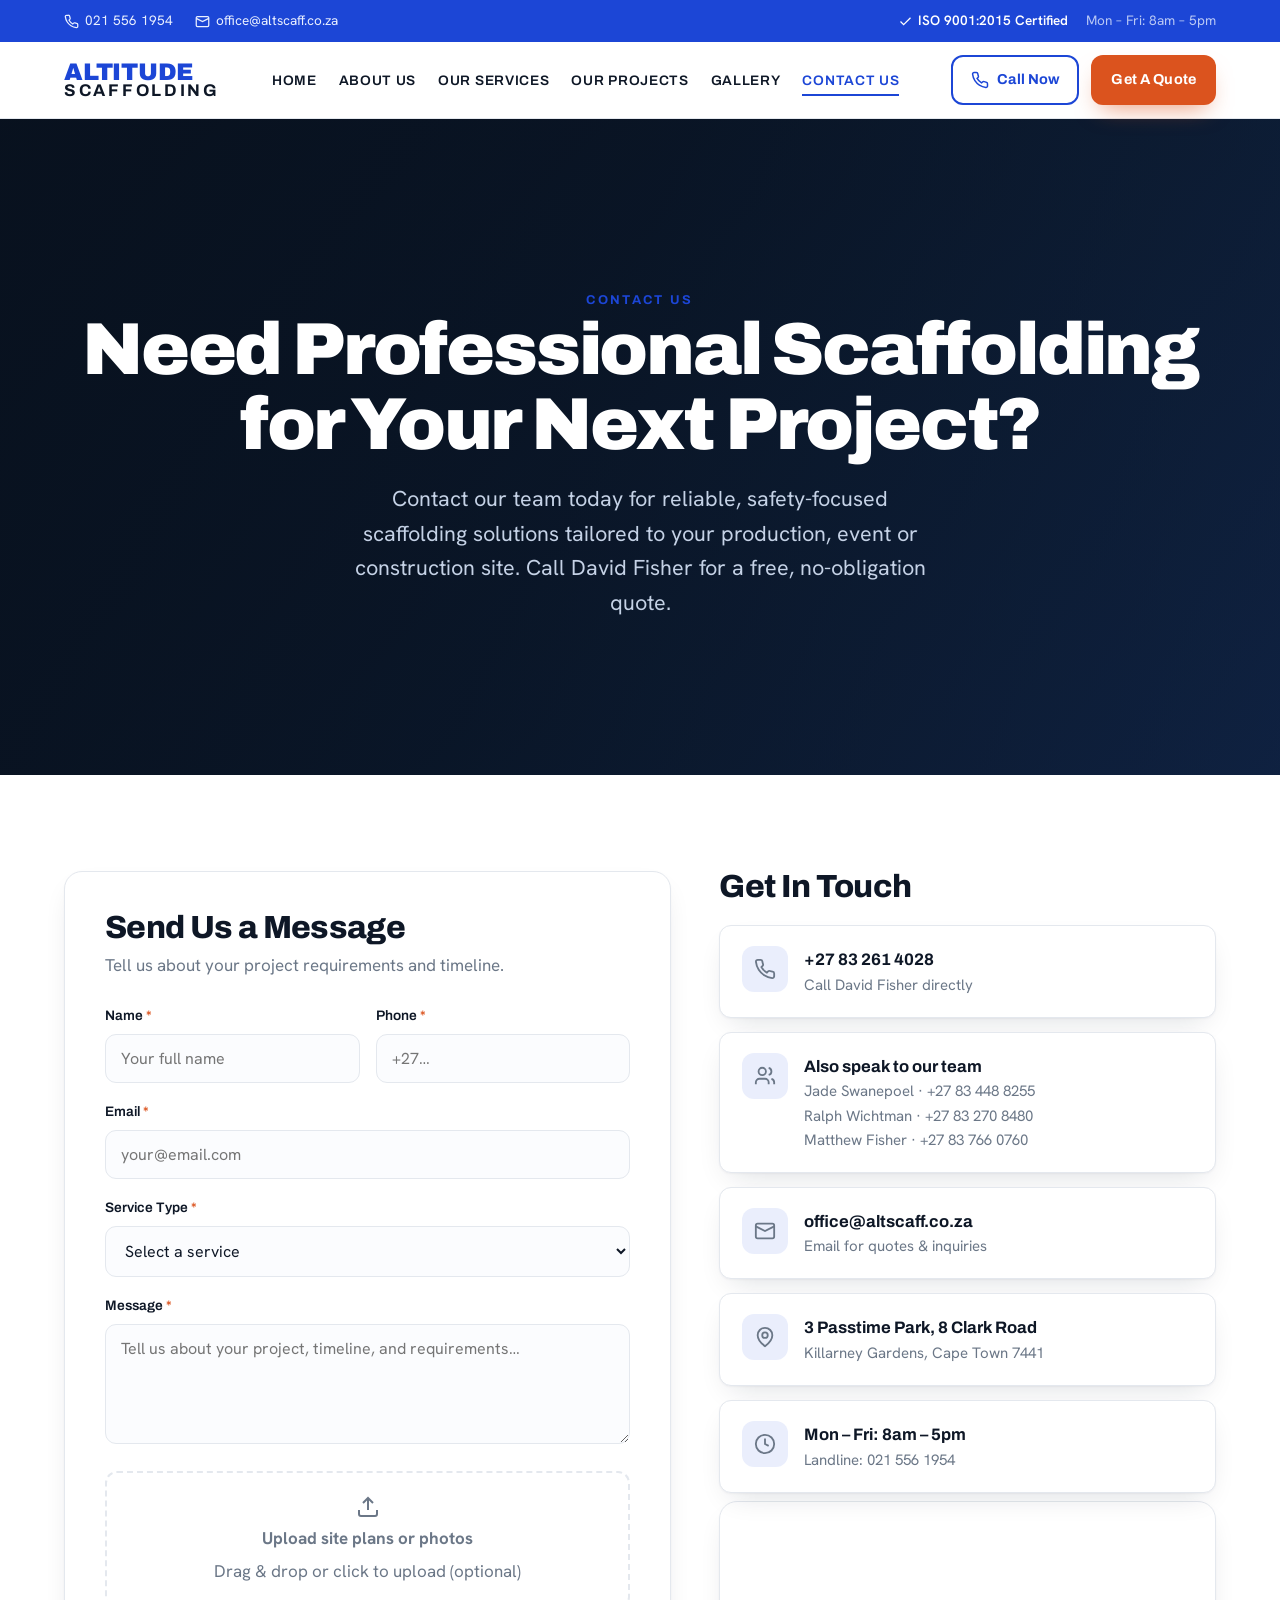
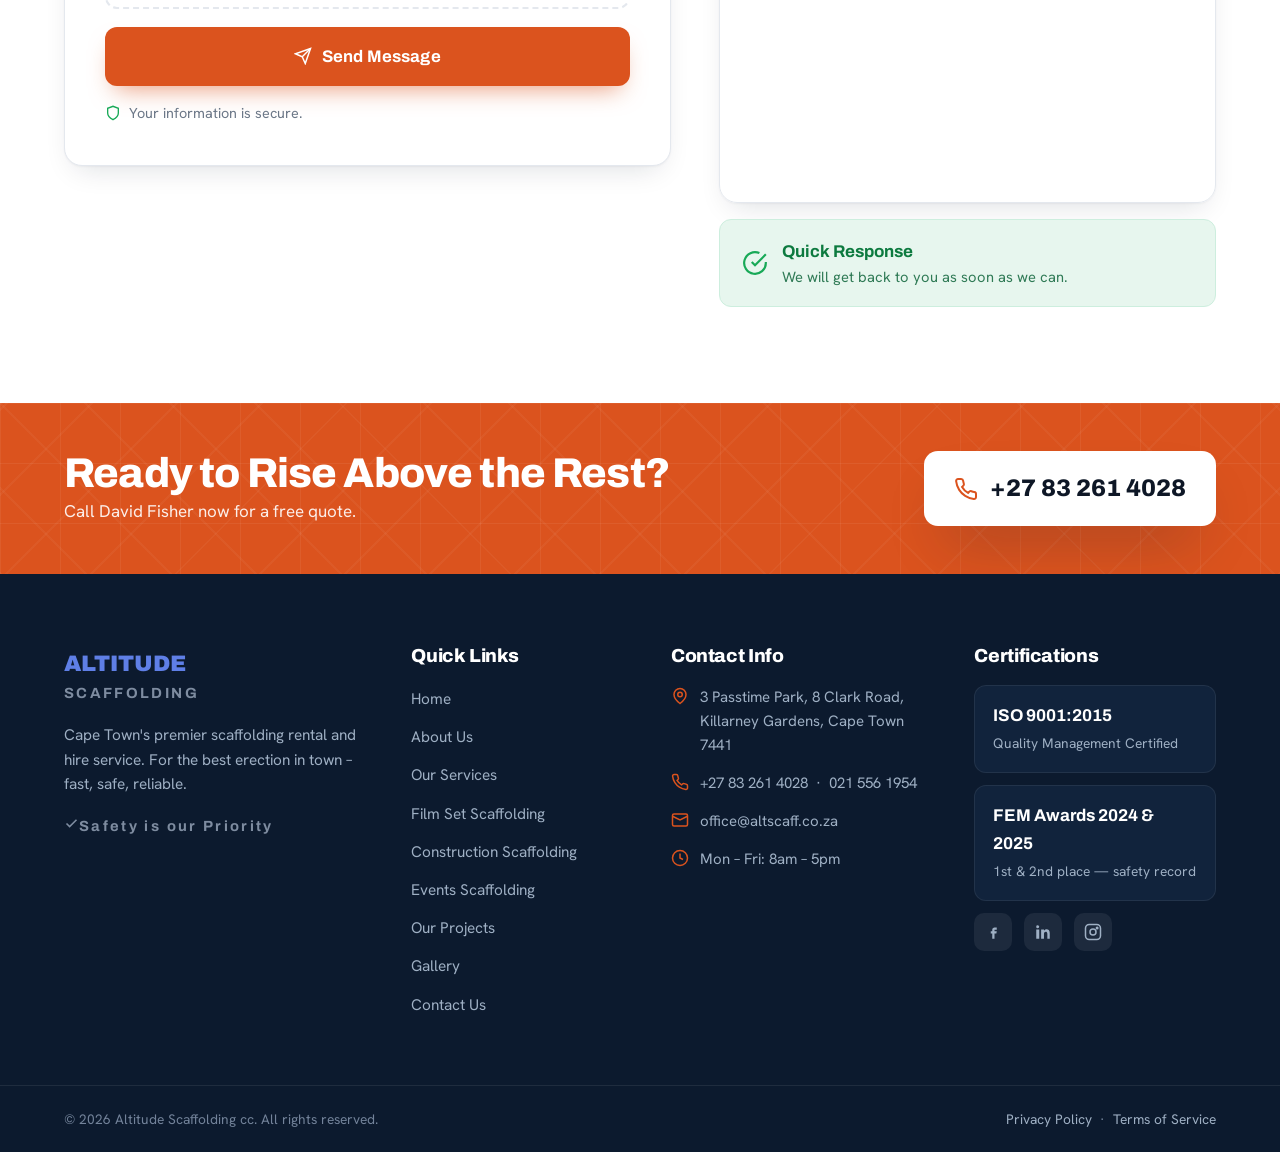
<file: contact.html>
<!DOCTYPE html>
<html lang="en">
<head>
<meta charset="UTF-8">
<meta name="viewport" content="width=device-width, initial-scale=1.0">
<title>Contact Us | Altitude Scaffolding</title>
<meta name="description" content="Get a free, no-obligation scaffolding quote. Call David Fisher on +27 83 261 4028 or send us a message for a free quote.">
<link rel="stylesheet" href="styles.css">
</head>
<body>

<div class="topbar">
  <div class="container">
    <div class="topbar__left">
      <a href="tel:+27215561954"><svg viewBox="0 0 24 24" fill="none" stroke="currentColor" stroke-width="2"><path d="M22 16.92v3a2 2 0 0 1-2.18 2 19.79 19.79 0 0 1-8.63-3.07 19.5 19.5 0 0 1-6-6 19.79 19.79 0 0 1-3.07-8.67A2 2 0 0 1 4.11 2h3a2 2 0 0 1 2 1.72c.13.96.36 1.9.7 2.81a2 2 0 0 1-.45 2.11L8.09 9.91a16 16 0 0 0 6 6l1.27-1.27a2 2 0 0 1 2.11-.45c.91.34 1.85.57 2.81.7A2 2 0 0 1 22 16.92z"/></svg>021 556 1954</a>
      <a href="mailto:office@altscaff.co.za"><svg viewBox="0 0 24 24" fill="none" stroke="currentColor" stroke-width="2"><rect x="2" y="4" width="20" height="16" rx="2"/><path d="m22 7-10 5L2 7"/></svg>office@altscaff.co.za</a>
    </div>
    <div class="topbar__right">
      <span class="topbar__badge"><svg viewBox="0 0 24 24" fill="none" stroke="currentColor" stroke-width="2"><path d="M20 6 9 17l-5-5"/></svg>ISO 9001:2015 Certified</span>
      <span class="topbar__hours">Mon – Fri: 8am – 5pm</span>
    </div>
  </div>
</div>

<nav class="nav">
  <div class="container">
    <a class="brand" href="index.html"><b>ALTITUDE</b><span>SCAFFOLDING</span></a>
    <ul class="nav__links">
      <li><a href="index.html">Home</a></li>
      <li><a href="about.html">About Us</a></li>
      <li><a href="services.html">Our Services</a></li>
      <li><a href="projects.html">Our Projects</a></li>
      <li><a href="gallery.html">Gallery</a></li>
      <li><a href="contact.html" class="active">Contact Us</a></li>
    </ul>
    <div class="nav__cta">
      <a class="btn btn--ghost" href="tel:+27832614028"><svg viewBox="0 0 24 24" fill="none" stroke="currentColor" stroke-width="2"><path d="M22 16.92v3a2 2 0 0 1-2.18 2 19.79 19.79 0 0 1-8.63-3.07 19.5 19.5 0 0 1-6-6 19.79 19.79 0 0 1-3.07-8.67A2 2 0 0 1 4.11 2h3a2 2 0 0 1 2 1.72c.13.96.36 1.9.7 2.81a2 2 0 0 1-.45 2.11L8.09 9.91a16 16 0 0 0 6 6l1.27-1.27a2 2 0 0 1 2.11-.45c.91.34 1.85.57 2.81.7A2 2 0 0 1 22 16.92z"/></svg>Call Now</a>
      <a class="btn btn--orange" href="#contactForm">Get A Quote</a>
      <button class="nav__burger" aria-label="Menu"><span></span><span></span><span></span></button>
    </div>
  </div>
</nav>

<!-- HERO -->
<header class="hero hero--inner lattice">
  <div class="hero__bg"><div class="hero__grad"></div></div>
  <div class="hero__inner"><div class="container">
    <span class="eyebrow">Contact Us</span>
    <h1>Need Professional Scaffolding for Your Next Project?</h1>
    <p class="hero__sub">Contact our team today for reliable, safety-focused scaffolding solutions tailored to your production, event or construction site. Call David Fisher for a free, no-obligation quote.</p>
  </div></div>
</header>

<!-- CONTACT -->
<section class="section">
  <div class="container">
    <div class="contact-grid">
      <!-- FORM -->
      <div class="form-card reveal">
        <h2>Send Us a Message</h2>
        <p>Tell us about your project requirements and timeline.</p>
        <div class="form-success">Thanks — your message has been sent. We'll be in touch soon.</div>
        <form id="contactForm">
          <div class="field--row">
            <div class="field"><label>Name <span class="req">*</span></label><input type="text" name="name" placeholder="Your full name" required></div>
            <div class="field"><label>Phone <span class="req">*</span></label><input type="tel" name="phone" placeholder="+27…" required></div>
          </div>
          <div class="field"><label>Email <span class="req">*</span></label><input type="email" name="email" placeholder="your@email.com" required></div>
          <div class="field"><label>Service Type <span class="req">*</span></label>
            <select name="service" required>
              <option value="" selected disabled>Select a service</option>
              <option>Film Set Scaffolding</option>
              <option>Construction Scaffolding</option>
              <option>Events Scaffolding</option>
              <option>Other / Not sure</option>
            </select>
          </div>
          <div class="field"><label>Message <span class="req">*</span></label><textarea name="message" placeholder="Tell us about your project, timeline, and requirements…" required></textarea></div>
          <div class="dropzone">
            <svg viewBox="0 0 24 24" fill="none" stroke="currentColor" stroke-width="2"><path d="M21 15v4a2 2 0 0 1-2 2H5a2 2 0 0 1-2-2v-4M17 8l-5-5-5 5M12 3v12"/></svg>
            <b>Upload site plans or photos</b>
            <span>Drag &amp; drop or click to upload (optional)</span>
            <input type="file" id="fileInput" multiple hidden>
          </div>
          <button type="submit" class="btn btn--orange btn--lg" style="width:100%;justify-content:center;margin-top:18px"><svg viewBox="0 0 24 24" fill="none" stroke="currentColor" stroke-width="2"><path d="m22 2-7 20-4-9-9-4z"/><path d="M22 2 11 13"/></svg>Send Message</button>
          <div class="form-note"><svg viewBox="0 0 24 24" fill="none" stroke="currentColor" stroke-width="2"><path d="M12 22s8-4 8-10V5l-8-3-8 3v7c0 6 8 10 8 10z"/></svg>Your information is secure.</div>
        </form>
      </div>

      <!-- GET IN TOUCH -->
      <div class="reveal">
        <h2 style="font-size:2rem;margin-bottom:22px">Get In Touch</h2>
        <div class="touch">
          <a class="touch__item" href="tel:+27832614028">
            <span class="touch__ico"><svg viewBox="0 0 24 24" fill="none" stroke="currentColor" stroke-width="2"><path d="M22 16.92v3a2 2 0 0 1-2.18 2 19.79 19.79 0 0 1-8.63-3.07 19.5 19.5 0 0 1-6-6 19.79 19.79 0 0 1-3.07-8.67A2 2 0 0 1 4.11 2h3a2 2 0 0 1 2 1.72c.13.96.36 1.9.7 2.81a2 2 0 0 1-.45 2.11L8.09 9.91a16 16 0 0 0 6 6l1.27-1.27a2 2 0 0 1 2.11-.45c.91.34 1.85.57 2.81.7A2 2 0 0 1 22 16.92z"/></svg></span>
            <span><b>+27 83 261 4028</b><span>Call David Fisher directly</span></span>
          </a>
          <div class="touch__item">
            <span class="touch__ico"><svg viewBox="0 0 24 24" fill="none" stroke="currentColor" stroke-width="2"><path d="M16 21v-2a4 4 0 0 0-4-4H6a4 4 0 0 0-4 4v2"/><circle cx="9" cy="7" r="4"/><path d="M22 21v-2a4 4 0 0 0-3-3.87M16 3.13a4 4 0 0 1 0 7.75"/></svg></span>
            <span><b>Also speak to our team</b><span>Jade Swanepoel · +27 83 448 8255<br>Ralph Wichtman · +27 83 270 8480<br>Matthew Fisher · +27 83 766 0760</span></span>
          </div>
          <a class="touch__item" href="mailto:office@altscaff.co.za">
            <span class="touch__ico"><svg viewBox="0 0 24 24" fill="none" stroke="currentColor" stroke-width="2"><rect x="2" y="4" width="20" height="16" rx="2"/><path d="m22 7-10 5L2 7"/></svg></span>
            <span><b>office@altscaff.co.za</b><span>Email for quotes &amp; inquiries</span></span>
          </a>
          <div class="touch__item">
            <span class="touch__ico"><svg viewBox="0 0 24 24" fill="none" stroke="currentColor" stroke-width="2"><path d="M20 10c0 6-8 12-8 12s-8-6-8-12a8 8 0 0 1 16 0z"/><circle cx="12" cy="10" r="3"/></svg></span>
            <span><b>3 Passtime Park, 8 Clark Road</b><span>Killarney Gardens, Cape Town 7441</span></span>
          </div>
          <div class="touch__item">
            <span class="touch__ico"><svg viewBox="0 0 24 24" fill="none" stroke="currentColor" stroke-width="2"><circle cx="12" cy="12" r="10"/><path d="M12 6v6l4 2"/></svg></span>
            <span><b>Mon – Fri: 8am – 5pm</b><span>Landline: 021 556 1954</span></span>
          </div>
        </div>

        <!-- MAP (embed supplied in client brief) -->
        <div class="map-embed">
          <iframe src="https://www.google.com/maps/embed?pb=!1m18!1m12!1m3!1d4298.535136255997!2d18.530258276574568!3d-33.824359673243634!2m3!1f0!2f0!3f0!3m2!1i1024!2i768!4f13.1!3m3!1m2!1s0x1dcc677206d44353%3A0x5abd41869b6c52f1!2sAltitude%20Scaffolding!5e1!3m2!1sen!2sza!4v1775642413600!5m2!1sen!2sza" allowfullscreen="" loading="lazy" referrerpolicy="no-referrer-when-downgrade" title="Altitude Scaffolding location"></iframe>
        </div>

        <div class="guarantee">
          <svg viewBox="0 0 24 24" fill="none" stroke="currentColor" stroke-width="2"><path d="M22 11.08V12a10 10 0 1 1-5.93-9.14"/><path d="M22 4 12 14.01l-3-3"/></svg>
          <div><b>Quick Response</b><p>We will get back to you as soon as we can.</p></div>
        </div>
      </div>
    </div>
  </div>
</section>

<!-- CTA BAND -->
<section class="cta-band lattice">
  <div class="container" style="position:relative;z-index:2">
    <div><h2>Ready to Rise Above the Rest?</h2><p>Call David Fisher now for a free quote.</p></div>
    <a class="cta-band__phone" href="tel:+27832614028"><svg viewBox="0 0 24 24" fill="none" stroke="currentColor" stroke-width="2"><path d="M22 16.92v3a2 2 0 0 1-2.18 2 19.79 19.79 0 0 1-8.63-3.07 19.5 19.5 0 0 1-6-6 19.79 19.79 0 0 1-3.07-8.67A2 2 0 0 1 4.11 2h3a2 2 0 0 1 2 1.72c.13.96.36 1.9.7 2.81a2 2 0 0 1-.45 2.11L8.09 9.91a16 16 0 0 0 6 6l1.27-1.27a2 2 0 0 1 2.11-.45c.91.34 1.85.57 2.81.7A2 2 0 0 1 22 16.92z"/></svg>+27 83 261 4028</a>
  </div>
</section>

<!-- FOOTER -->
<footer class="foot">
  <div class="container">
    <div class="foot__grid">
      <div class="foot__brand">
        <b>ALTITUDE</b><span>SCAFFOLDING</span>
        <p>Cape Town's premier scaffolding rental and hire service. For the best erection in town – fast, safe, reliable.</p>
        <span class="foot__pill"><svg viewBox="0 0 24 24" fill="none" stroke="currentColor" stroke-width="2"><path d="M20 6 9 17l-5-5"/></svg>Safety is our Priority</span>
      </div>
      <div><h4>Quick Links</h4><ul class="foot__links">
        <li><a href="index.html">Home</a></li><li><a href="about.html">About Us</a></li>
        <li><a href="services.html">Our Services</a></li><li><a href="services.html#film">Film Set Scaffolding</a></li>
        <li><a href="services.html#construction">Construction Scaffolding</a></li><li><a href="services.html#events">Events Scaffolding</a></li>
        <li><a href="projects.html">Our Projects</a></li><li><a href="gallery.html">Gallery</a></li><li><a href="contact.html">Contact Us</a></li>
      </ul></div>
      <div><h4>Contact Info</h4><ul class="foot__contact">
        <li><svg viewBox="0 0 24 24" fill="none" stroke="currentColor" stroke-width="2"><path d="M20 10c0 6-8 12-8 12s-8-6-8-12a8 8 0 0 1 16 0z"/><circle cx="12" cy="10" r="3"/></svg>3 Passtime Park, 8 Clark Road, Killarney Gardens, Cape Town 7441</li>
        <li><svg viewBox="0 0 24 24" fill="none" stroke="currentColor" stroke-width="2"><path d="M22 16.92v3a2 2 0 0 1-2.18 2 19.79 19.79 0 0 1-8.63-3.07 19.5 19.5 0 0 1-6-6 19.79 19.79 0 0 1-3.07-8.67A2 2 0 0 1 4.11 2h3a2 2 0 0 1 2 1.72c.13.96.36 1.9.7 2.81a2 2 0 0 1-.45 2.11L8.09 9.91a16 16 0 0 0 6 6l1.27-1.27a2 2 0 0 1 2.11-.45c.91.34 1.85.57 2.81.7A2 2 0 0 1 22 16.92z"/></svg>+27 83 261 4028 &nbsp;·&nbsp; 021 556 1954</li>
        <li><svg viewBox="0 0 24 24" fill="none" stroke="currentColor" stroke-width="2"><rect x="2" y="4" width="20" height="16" rx="2"/><path d="m22 7-10 5L2 7"/></svg>office@altscaff.co.za</li>
        <li><svg viewBox="0 0 24 24" fill="none" stroke="currentColor" stroke-width="2"><circle cx="12" cy="12" r="10"/><path d="M12 6v6l4 2"/></svg>Mon – Fri: 8am – 5pm</li>
      </ul></div>
      <div><h4>Certifications</h4>
        <div class="cert"><b>ISO 9001:2015</b><span>Quality Management Certified</span></div>
        <div class="cert"><b>FEM Awards 2024 &amp; 2025</b><span>1st &amp; 2nd place — safety record</span></div>
        <div class="foot__social">
          <a href="#" aria-label="Facebook"><svg viewBox="0 0 24 24" fill="currentColor"><path d="M14 9h3V6h-3c-1.7 0-3 1.3-3 3v2H9v3h2v7h3v-7h2.5l.5-3H14V9z"/></svg></a>
          <a href="#" aria-label="LinkedIn"><svg viewBox="0 0 24 24" fill="currentColor"><path d="M6.94 5a2 2 0 1 1-4-.02 2 2 0 0 1 4 .02zM7 8.5H3V21h4V8.5zm6.32 0H9.5V21h3.8v-6.5c0-3.5 4.5-3.8 4.5 0V21H21v-7.8c0-6-6.4-5.7-7.68-2.8V8.5z"/></svg></a>
          <a href="#" aria-label="Instagram"><svg viewBox="0 0 24 24" fill="none" stroke="currentColor" stroke-width="2"><rect x="2" y="2" width="20" height="20" rx="5"/><circle cx="12" cy="12" r="4"/><circle cx="17.5" cy="6.5" r="1" fill="currentColor"/></svg></a>
        </div>
      </div>
    </div>
  </div>
  <div class="foot__bar"><div class="container">
    <span>© 2026 Altitude Scaffolding cc. All rights reserved.</span>
    <span><a href="#">Privacy Policy</a> &nbsp;·&nbsp; <a href="#">Terms of Service</a></span>
  </div></div>
</footer>

<script src="script.js"></script>
</body>
</html>
</file>
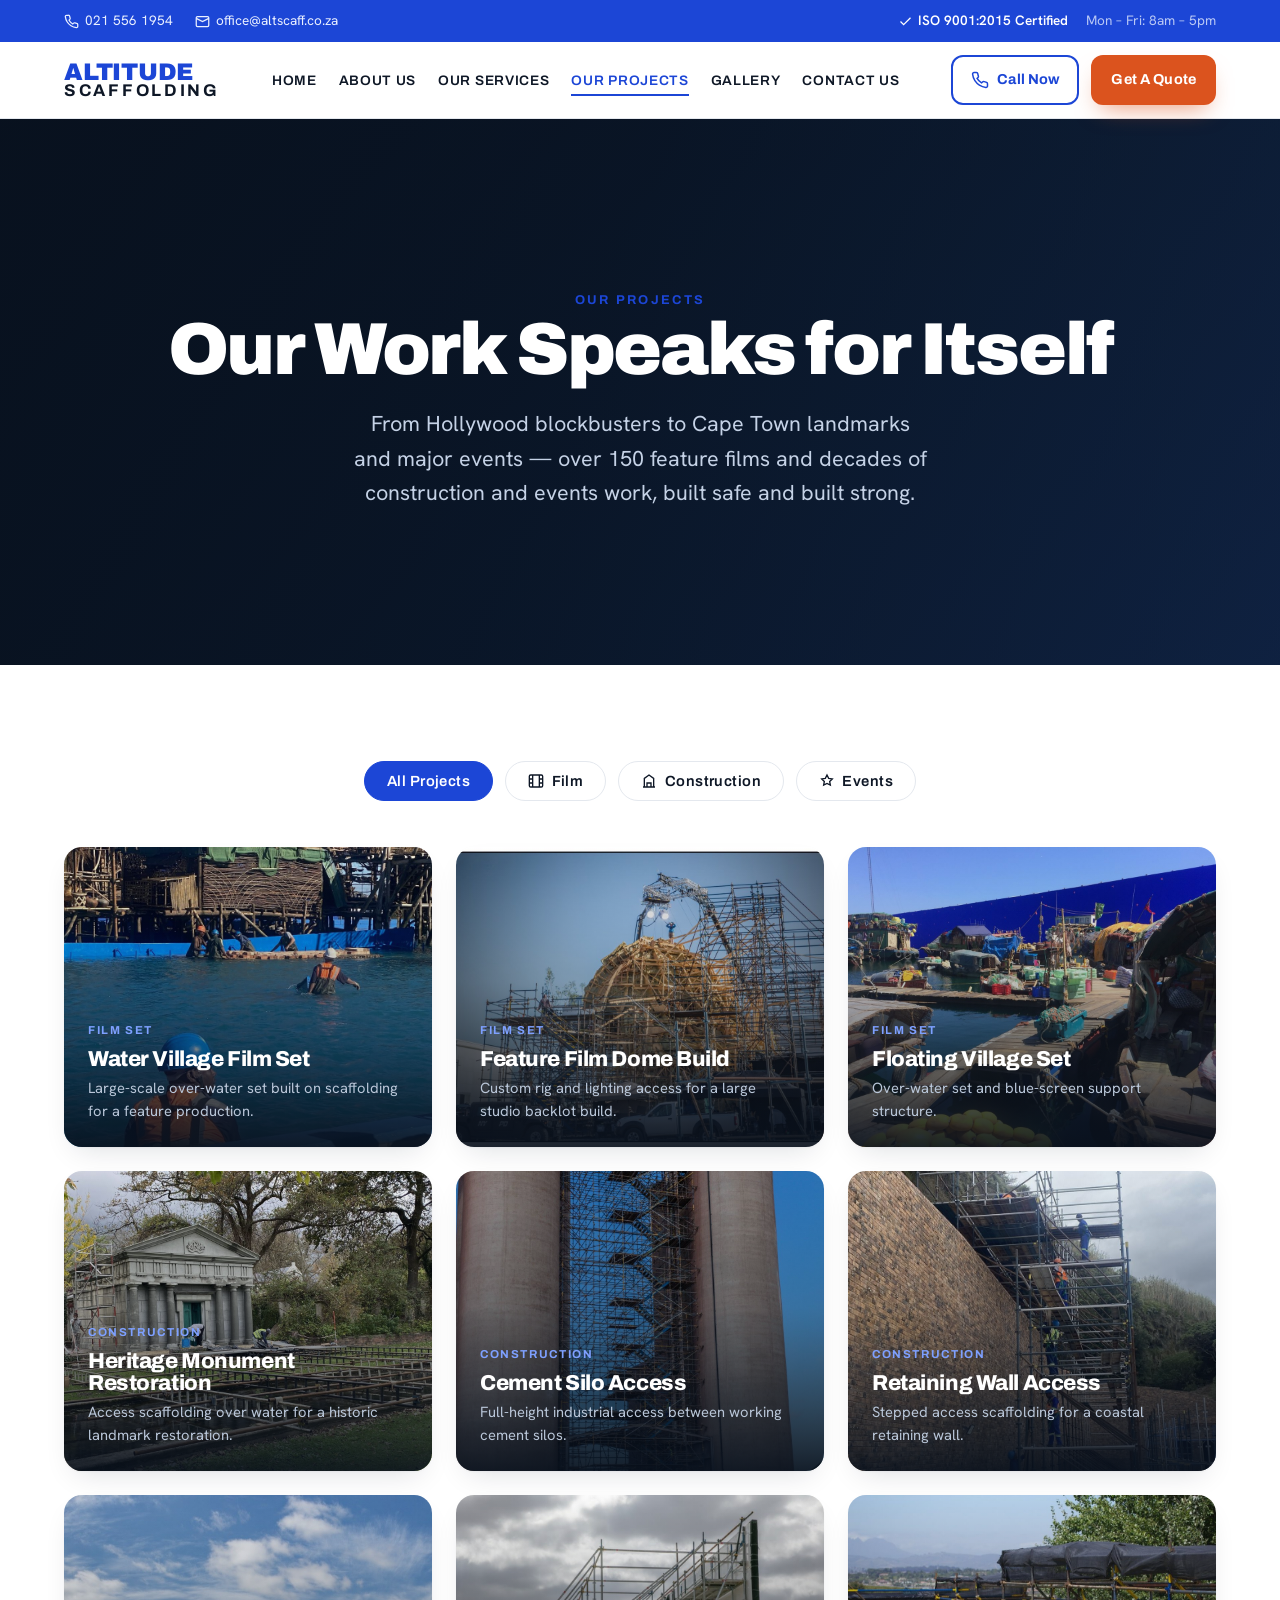
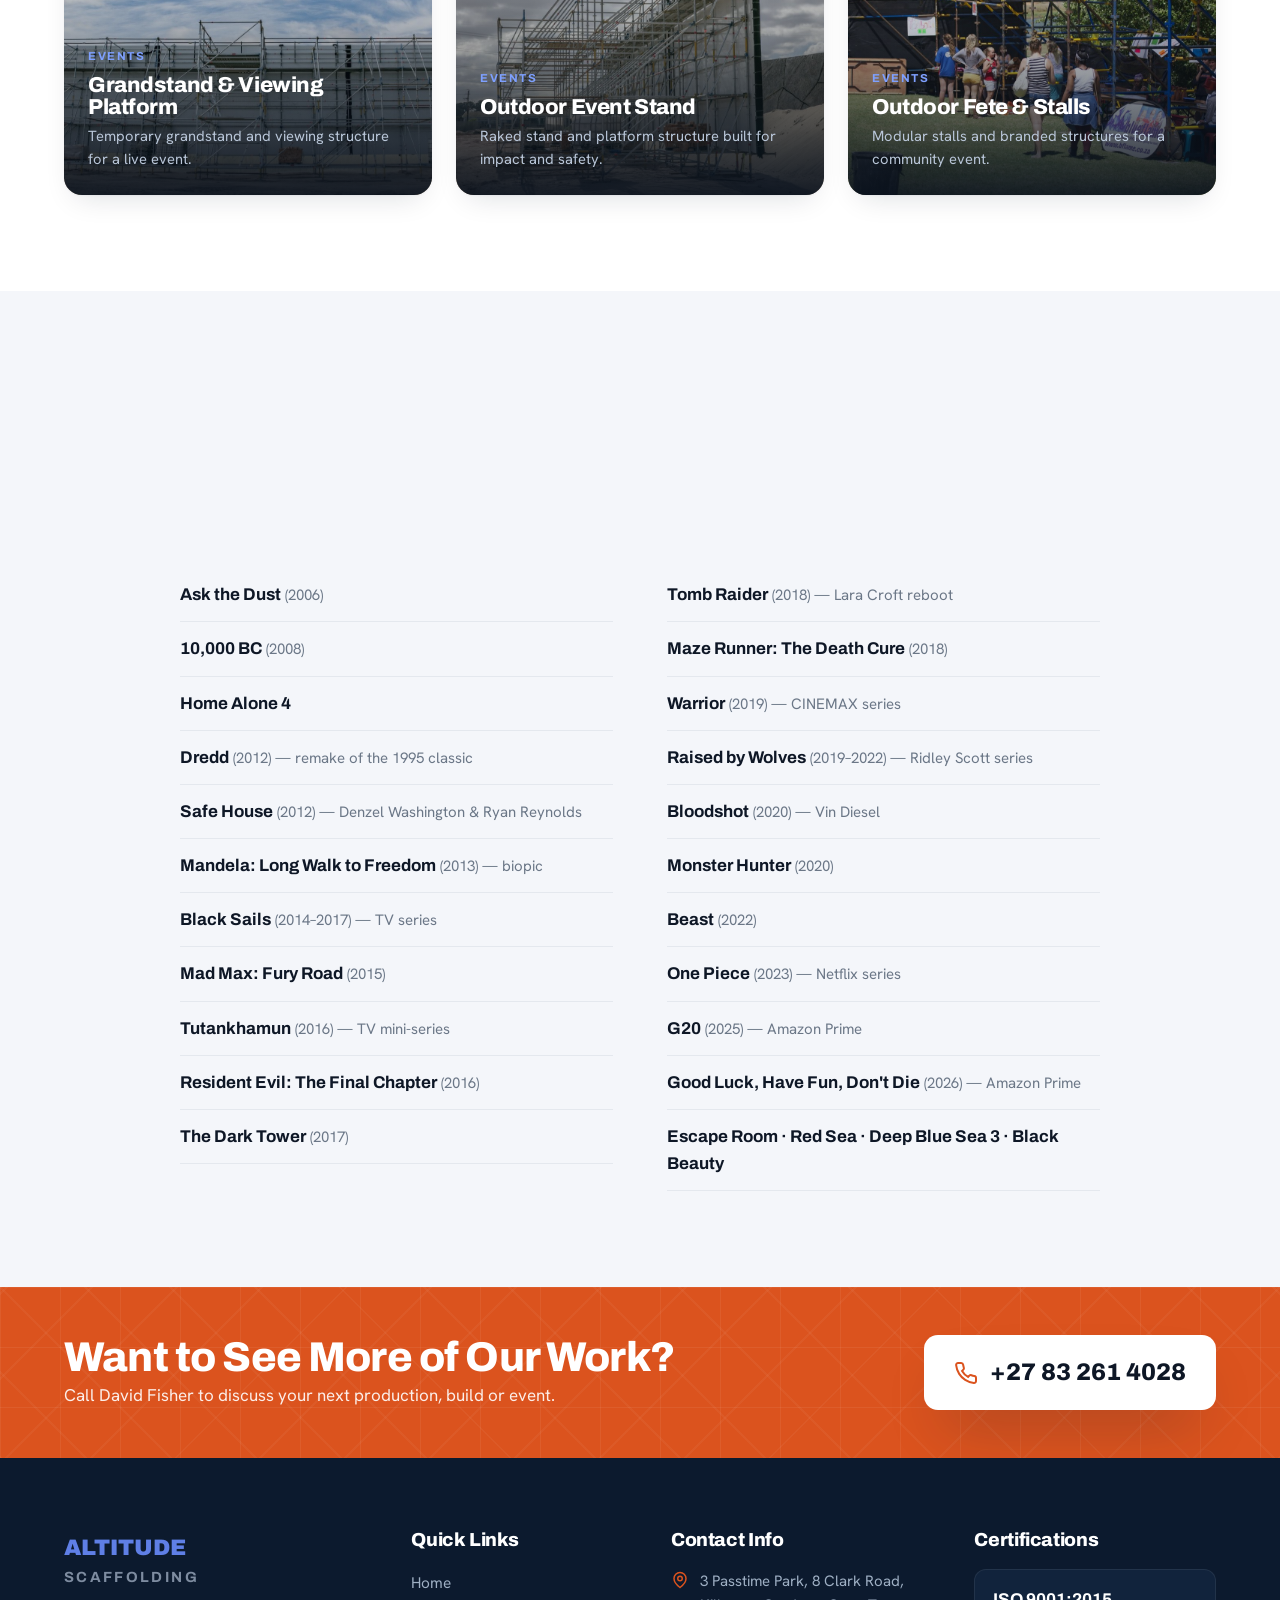
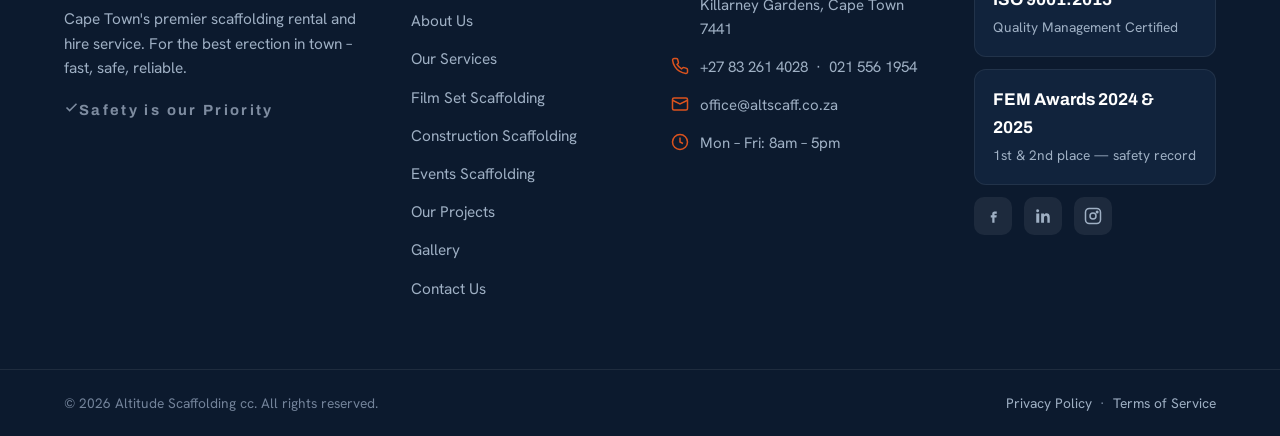
<file: projects.html>
<!DOCTYPE html>
<html lang="en">
<head>
<meta charset="UTF-8">
<meta name="viewport" content="width=device-width, initial-scale=1.0">
<title>Our Projects | Altitude Scaffolding</title>
<meta name="description" content="From Hollywood blockbusters to Cape Town landmarks and major events — explore 150+ feature films and thousands of scaffolding projects by Altitude Scaffolding.">
<link rel="stylesheet" href="styles.css">
</head>
<body>

<div class="topbar">
  <div class="container">
    <div class="topbar__left">
      <a href="tel:+27215561954"><svg viewBox="0 0 24 24" fill="none" stroke="currentColor" stroke-width="2"><path d="M22 16.92v3a2 2 0 0 1-2.18 2 19.79 19.79 0 0 1-8.63-3.07 19.5 19.5 0 0 1-6-6 19.79 19.79 0 0 1-3.07-8.67A2 2 0 0 1 4.11 2h3a2 2 0 0 1 2 1.72c.13.96.36 1.9.7 2.81a2 2 0 0 1-.45 2.11L8.09 9.91a16 16 0 0 0 6 6l1.27-1.27a2 2 0 0 1 2.11-.45c.91.34 1.85.57 2.81.7A2 2 0 0 1 22 16.92z"/></svg>021 556 1954</a>
      <a href="mailto:office@altscaff.co.za"><svg viewBox="0 0 24 24" fill="none" stroke="currentColor" stroke-width="2"><rect x="2" y="4" width="20" height="16" rx="2"/><path d="m22 7-10 5L2 7"/></svg>office@altscaff.co.za</a>
    </div>
    <div class="topbar__right">
      <span class="topbar__badge"><svg viewBox="0 0 24 24" fill="none" stroke="currentColor" stroke-width="2"><path d="M20 6 9 17l-5-5"/></svg>ISO 9001:2015 Certified</span>
      <span class="topbar__hours">Mon – Fri: 8am – 5pm</span>
    </div>
  </div>
</div>

<nav class="nav">
  <div class="container">
    <a class="brand" href="index.html"><b>ALTITUDE</b><span>SCAFFOLDING</span></a>
    <ul class="nav__links">
      <li><a href="index.html">Home</a></li>
      <li><a href="about.html">About Us</a></li>
      <li><a href="services.html">Our Services</a></li>
      <li><a href="projects.html" class="active">Our Projects</a></li>
      <li><a href="gallery.html">Gallery</a></li>
      <li><a href="contact.html">Contact Us</a></li>
    </ul>
    <div class="nav__cta">
      <a class="btn btn--ghost" href="tel:+27832614028"><svg viewBox="0 0 24 24" fill="none" stroke="currentColor" stroke-width="2"><path d="M22 16.92v3a2 2 0 0 1-2.18 2 19.79 19.79 0 0 1-8.63-3.07 19.5 19.5 0 0 1-6-6 19.79 19.79 0 0 1-3.07-8.67A2 2 0 0 1 4.11 2h3a2 2 0 0 1 2 1.72c.13.96.36 1.9.7 2.81a2 2 0 0 1-.45 2.11L8.09 9.91a16 16 0 0 0 6 6l1.27-1.27a2 2 0 0 1 2.11-.45c.91.34 1.85.57 2.81.7A2 2 0 0 1 22 16.92z"/></svg>Call Now</a>
      <a class="btn btn--orange" href="contact.html">Get A Quote</a>
      <button class="nav__burger" aria-label="Menu"><span></span><span></span><span></span></button>
    </div>
  </div>
</nav>

<!-- HERO -->
<header class="hero hero--inner lattice">
  <div class="hero__bg"><div class="hero__grad"></div></div>
  <div class="hero__inner"><div class="container">
    <span class="eyebrow">Our Projects</span>
    <h1>Our Work Speaks for Itself</h1>
    <p class="hero__sub">From Hollywood blockbusters to Cape Town landmarks and major events — over 150 feature films and decades of construction and events work, built safe and built strong.</p>
  </div></div>
</header>

<!-- GALLERY -->
<section class="section">
  <div class="container">
    <div class="filters reveal">
      <button class="filter active" data-filter="all">All Projects</button>
      <button class="filter" data-filter="film"><svg viewBox="0 0 24 24" fill="none" stroke="currentColor" stroke-width="2"><rect x="2" y="3" width="20" height="18" rx="2"/><path d="M7 3v18M17 3v18M2 9h5M2 15h5M17 9h5M17 15h5"/></svg>Film</button>
      <button class="filter" data-filter="construction"><svg viewBox="0 0 24 24" fill="none" stroke="currentColor" stroke-width="2"><path d="M3 21h18M5 21V8l7-5 7 5v13M9 21v-6h6v6"/></svg>Construction</button>
      <button class="filter" data-filter="events"><svg viewBox="0 0 24 24" fill="none" stroke="currentColor" stroke-width="2"><path d="m12 3 2.5 5 5.5.8-4 3.9 1 5.5-5-2.6-5 2.6 1-5.5-4-3.9 5.5-.8z"/></svg>Events</button>
    </div>

    <div class="proj-grid">
      <!-- FILM -->
      <article class="proj reveal" data-cat="film"><img class="proj__media" src="img/film-set-water-village.jpg" alt="Water village film set on scaffolding"><div class="proj__cap"><span class="proj__tag">Film Set</span><h3>Water Village Film Set</h3><p>Large-scale over-water set built on scaffolding for a feature production.</p></div></article>
      <article class="proj reveal" data-cat="film"><img class="proj__media" src="img/film-set-dome.jpg" alt="Domed film set under construction at golden hour"><div class="proj__cap"><span class="proj__tag">Film Set</span><h3>Feature Film Dome Build</h3><p>Custom rig and lighting access for a large studio backlot build.</p></div></article>
      <article class="proj reveal" data-cat="film"><img class="proj__media" src="img/film-set-fishing-village.jpg" alt="Floating fishing village film set with blue screen"><div class="proj__cap"><span class="proj__tag">Film Set</span><h3>Floating Village Set</h3><p>Over-water set and blue-screen support structure.</p></div></article>
      <!-- CONSTRUCTION -->
      <article class="proj reveal" data-cat="construction"><img class="proj__media" src="img/construction-heritage-monument.jpg" alt="Heritage monument restoration scaffolding"><div class="proj__cap"><span class="proj__tag">Construction</span><h3>Heritage Monument Restoration</h3><p>Access scaffolding over water for a historic landmark restoration.</p></div></article>
      <article class="proj reveal" data-cat="construction"><img class="proj__media" src="img/construction-cement-silos.jpg" alt="Scaffolding access between cement silos"><div class="proj__cap"><span class="proj__tag">Construction</span><h3>Cement Silo Access</h3><p>Full-height industrial access between working cement silos.</p></div></article>
      <article class="proj reveal" data-cat="construction"><img class="proj__media" src="img/construction-brick-wall-access.jpg" alt="Access scaffolding against a brick retaining wall"><div class="proj__cap"><span class="proj__tag">Construction</span><h3>Retaining Wall Access</h3><p>Stepped access scaffolding for a coastal retaining wall.</p></div></article>
      <!-- EVENTS -->
      <article class="proj reveal" data-cat="events"><img class="proj__media" src="img/events-grandstand-wide.jpg" alt="Event grandstand scaffolding structure"><div class="proj__cap"><span class="proj__tag">Events</span><h3>Grandstand &amp; Viewing Platform</h3><p>Temporary grandstand and viewing structure for a live event.</p></div></article>
      <article class="proj reveal" data-cat="events"><img class="proj__media" src="img/events-stand.jpg" alt="Outdoor event stand scaffolding"><div class="proj__cap"><span class="proj__tag">Events</span><h3>Outdoor Event Stand</h3><p>Raked stand and platform structure built for impact and safety.</p></div></article>
      <article class="proj reveal" data-cat="events"><img class="proj__media" src="img/events-fete.jpg" alt="Scaffolding stalls at an outdoor fete"><div class="proj__cap"><span class="proj__tag">Events</span><h3>Outdoor Fete &amp; Stalls</h3><p>Modular stalls and branded structures for a community event.</p></div></article>
    </div>
  </div>
</section>

<!-- FILMOGRAPHY -->
<section class="section bg-alt">
  <div class="container">
    <div class="section-head section-head--center reveal">
      <span class="eyebrow">Behind the Camera</span>
      <h2>Selected Film &amp; TV Credits</h2>
      <p>A selection of the 150+ feature films, series and adverts we've supported on location and in studio.</p>
    </div>
    <ul class="filmo reveal">
      <li><b>Ask the Dust</b> <span>(2006)</span></li>
      <li><b>10,000 BC</b> <span>(2008)</span></li>
      <li><b>Home Alone 4</b></li>
      <li><b>Dredd</b> <span>(2012) — remake of the 1995 classic</span></li>
      <li><b>Safe House</b> <span>(2012) — Denzel Washington &amp; Ryan Reynolds</span></li>
      <li><b>Mandela: Long Walk to Freedom</b> <span>(2013) — biopic</span></li>
      <li><b>Black Sails</b> <span>(2014–2017) — TV series</span></li>
      <li><b>Mad Max: Fury Road</b> <span>(2015)</span></li>
      <li><b>Tutankhamun</b> <span>(2016) — TV mini-series</span></li>
      <li><b>Resident Evil: The Final Chapter</b> <span>(2016)</span></li>
      <li><b>The Dark Tower</b> <span>(2017)</span></li>
      <li><b>Tomb Raider</b> <span>(2018) — Lara Croft reboot</span></li>
      <li><b>Maze Runner: The Death Cure</b> <span>(2018)</span></li>
      <li><b>Warrior</b> <span>(2019) — CINEMAX series</span></li>
      <li><b>Raised by Wolves</b> <span>(2019–2022) — Ridley Scott series</span></li>
      <li><b>Bloodshot</b> <span>(2020) — Vin Diesel</span></li>
      <li><b>Monster Hunter</b> <span>(2020)</span></li>
      <li><b>Beast</b> <span>(2022)</span></li>
      <li><b>One Piece</b> <span>(2023) — Netflix series</span></li>
      <li><b>G20</b> <span>(2025) — Amazon Prime</span></li>
      <li><b>Good Luck, Have Fun, Don't Die</b> <span>(2026) — Amazon Prime</span></li>
      <li><b>Escape Room · Red Sea · Deep Blue Sea 3 · Black Beauty</b></li>
    </ul>
  </div>
</section>

<!-- CTA BAND -->
<section class="cta-band lattice">
  <div class="container" style="position:relative;z-index:2">
    <div><h2>Want to See More of Our Work?</h2><p>Call David Fisher to discuss your next production, build or event.</p></div>
    <a class="cta-band__phone" href="tel:+27832614028"><svg viewBox="0 0 24 24" fill="none" stroke="currentColor" stroke-width="2"><path d="M22 16.92v3a2 2 0 0 1-2.18 2 19.79 19.79 0 0 1-8.63-3.07 19.5 19.5 0 0 1-6-6 19.79 19.79 0 0 1-3.07-8.67A2 2 0 0 1 4.11 2h3a2 2 0 0 1 2 1.72c.13.96.36 1.9.7 2.81a2 2 0 0 1-.45 2.11L8.09 9.91a16 16 0 0 0 6 6l1.27-1.27a2 2 0 0 1 2.11-.45c.91.34 1.85.57 2.81.7A2 2 0 0 1 22 16.92z"/></svg>+27 83 261 4028</a>
  </div>
</section>

<!-- FOOTER -->
<footer class="foot">
  <div class="container">
    <div class="foot__grid">
      <div class="foot__brand">
        <b>ALTITUDE</b><span>SCAFFOLDING</span>
        <p>Cape Town's premier scaffolding rental and hire service. For the best erection in town – fast, safe, reliable.</p>
        <span class="foot__pill"><svg viewBox="0 0 24 24" fill="none" stroke="currentColor" stroke-width="2"><path d="M20 6 9 17l-5-5"/></svg>Safety is our Priority</span>
      </div>
      <div><h4>Quick Links</h4><ul class="foot__links">
        <li><a href="index.html">Home</a></li><li><a href="about.html">About Us</a></li>
        <li><a href="services.html">Our Services</a></li><li><a href="services.html#film">Film Set Scaffolding</a></li>
        <li><a href="services.html#construction">Construction Scaffolding</a></li><li><a href="services.html#events">Events Scaffolding</a></li>
        <li><a href="projects.html">Our Projects</a></li><li><a href="gallery.html">Gallery</a></li><li><a href="contact.html">Contact Us</a></li>
      </ul></div>
      <div><h4>Contact Info</h4><ul class="foot__contact">
        <li><svg viewBox="0 0 24 24" fill="none" stroke="currentColor" stroke-width="2"><path d="M20 10c0 6-8 12-8 12s-8-6-8-12a8 8 0 0 1 16 0z"/><circle cx="12" cy="10" r="3"/></svg>3 Passtime Park, 8 Clark Road, Killarney Gardens, Cape Town 7441</li>
        <li><svg viewBox="0 0 24 24" fill="none" stroke="currentColor" stroke-width="2"><path d="M22 16.92v3a2 2 0 0 1-2.18 2 19.79 19.79 0 0 1-8.63-3.07 19.5 19.5 0 0 1-6-6 19.79 19.79 0 0 1-3.07-8.67A2 2 0 0 1 4.11 2h3a2 2 0 0 1 2 1.72c.13.96.36 1.9.7 2.81a2 2 0 0 1-.45 2.11L8.09 9.91a16 16 0 0 0 6 6l1.27-1.27a2 2 0 0 1 2.11-.45c.91.34 1.85.57 2.81.7A2 2 0 0 1 22 16.92z"/></svg>+27 83 261 4028 &nbsp;·&nbsp; 021 556 1954</li>
        <li><svg viewBox="0 0 24 24" fill="none" stroke="currentColor" stroke-width="2"><rect x="2" y="4" width="20" height="16" rx="2"/><path d="m22 7-10 5L2 7"/></svg>office@altscaff.co.za</li>
        <li><svg viewBox="0 0 24 24" fill="none" stroke="currentColor" stroke-width="2"><circle cx="12" cy="12" r="10"/><path d="M12 6v6l4 2"/></svg>Mon – Fri: 8am – 5pm</li>
      </ul></div>
      <div><h4>Certifications</h4>
        <div class="cert"><b>ISO 9001:2015</b><span>Quality Management Certified</span></div>
        <div class="cert"><b>FEM Awards 2024 &amp; 2025</b><span>1st &amp; 2nd place — safety record</span></div>
        <div class="foot__social">
          <a href="#" aria-label="Facebook"><svg viewBox="0 0 24 24" fill="currentColor"><path d="M14 9h3V6h-3c-1.7 0-3 1.3-3 3v2H9v3h2v7h3v-7h2.5l.5-3H14V9z"/></svg></a>
          <a href="#" aria-label="LinkedIn"><svg viewBox="0 0 24 24" fill="currentColor"><path d="M6.94 5a2 2 0 1 1-4-.02 2 2 0 0 1 4 .02zM7 8.5H3V21h4V8.5zm6.32 0H9.5V21h3.8v-6.5c0-3.5 4.5-3.8 4.5 0V21H21v-7.8c0-6-6.4-5.7-7.68-2.8V8.5z"/></svg></a>
          <a href="#" aria-label="Instagram"><svg viewBox="0 0 24 24" fill="none" stroke="currentColor" stroke-width="2"><rect x="2" y="2" width="20" height="20" rx="5"/><circle cx="12" cy="12" r="4"/><circle cx="17.5" cy="6.5" r="1" fill="currentColor"/></svg></a>
        </div>
      </div>
    </div>
  </div>
  <div class="foot__bar"><div class="container">
    <span>© 2026 Altitude Scaffolding cc. All rights reserved.</span>
    <span><a href="#">Privacy Policy</a> &nbsp;·&nbsp; <a href="#">Terms of Service</a></span>
  </div></div>
</footer>

<script src="script.js"></script>
</body>
</html>
</file>
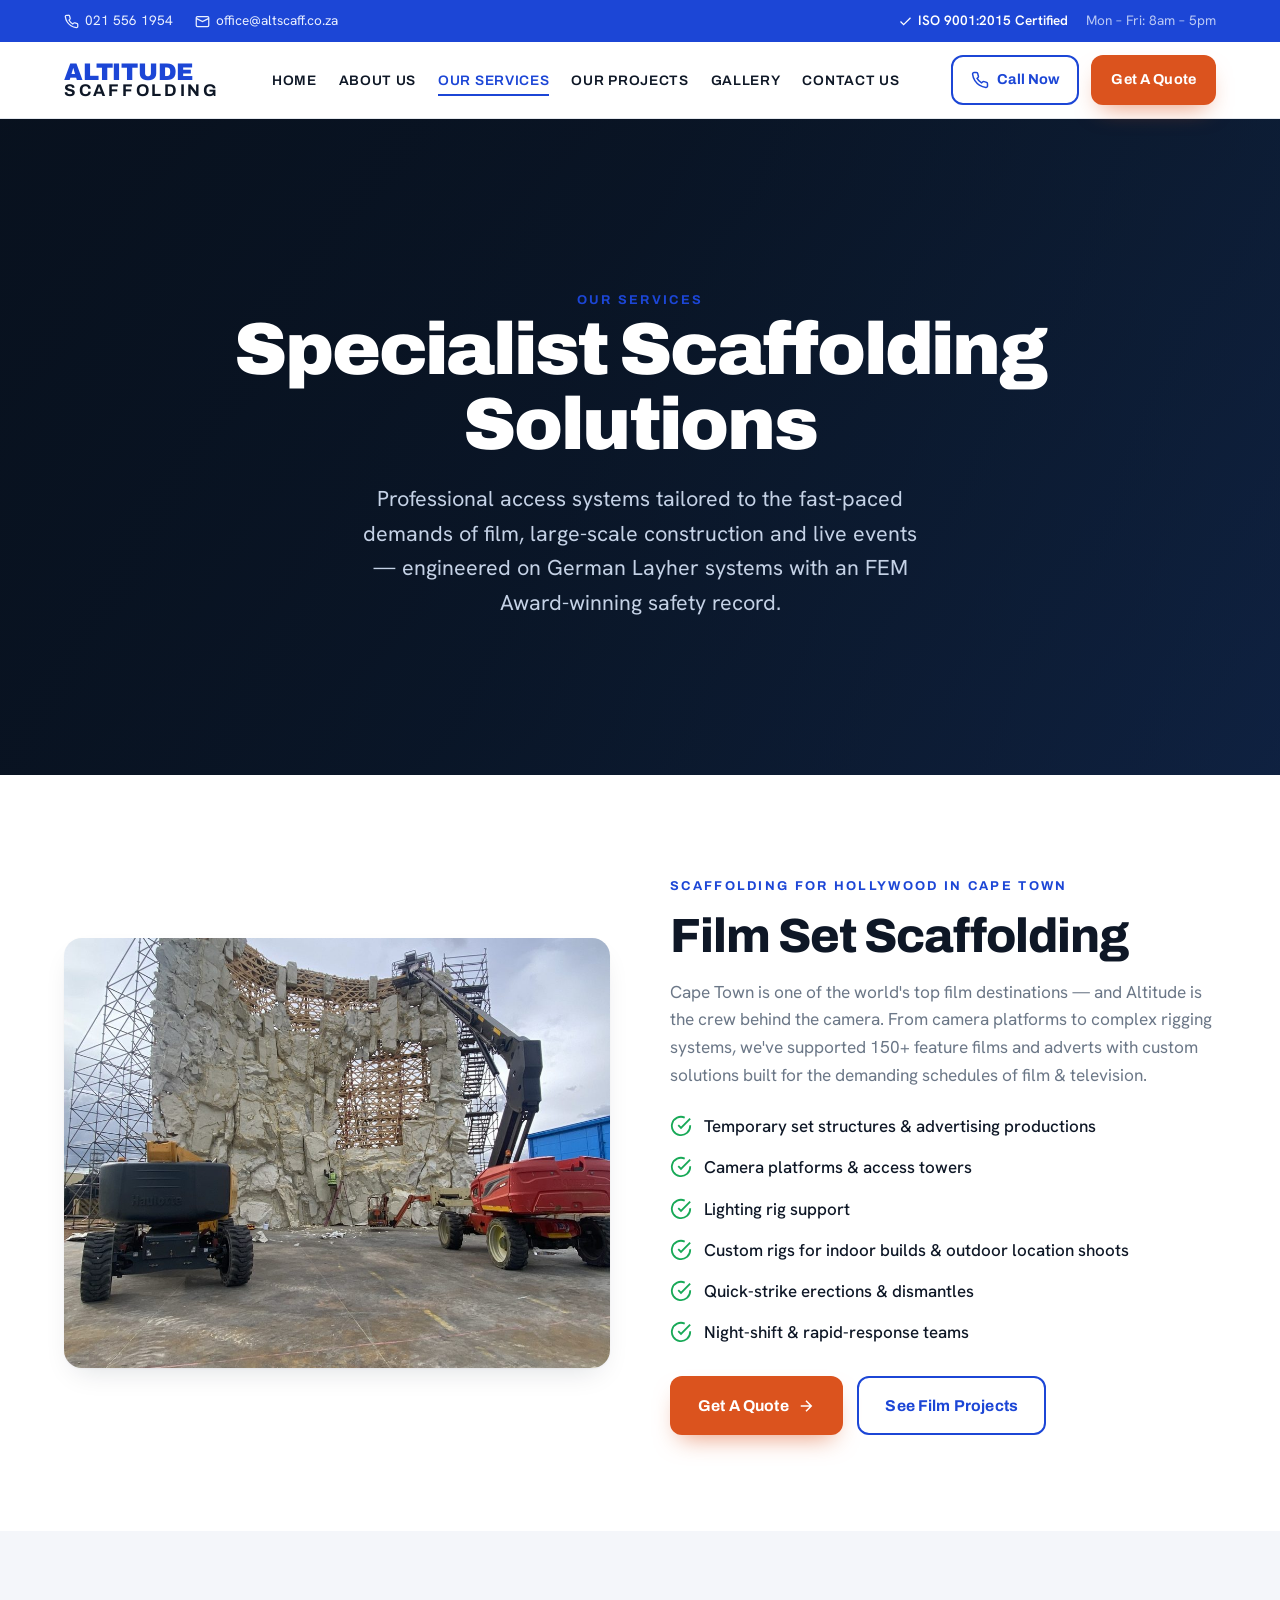
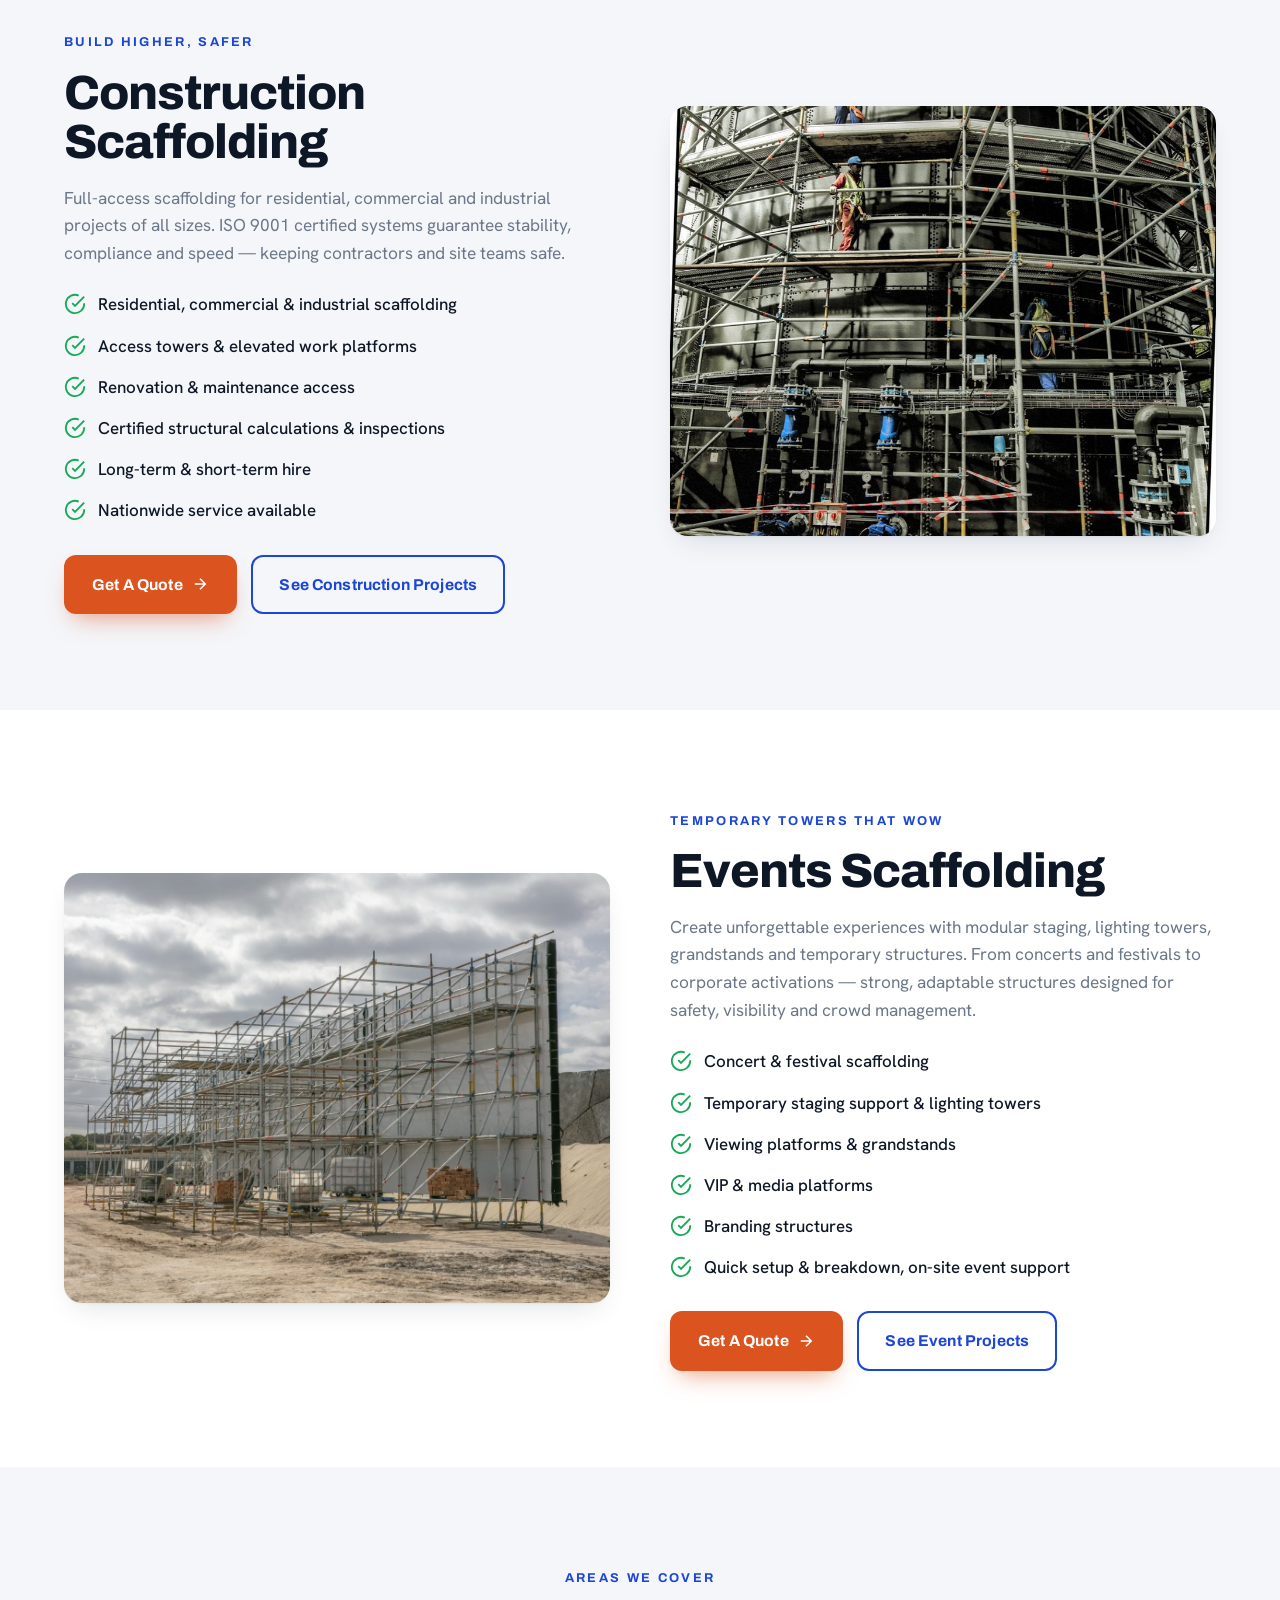
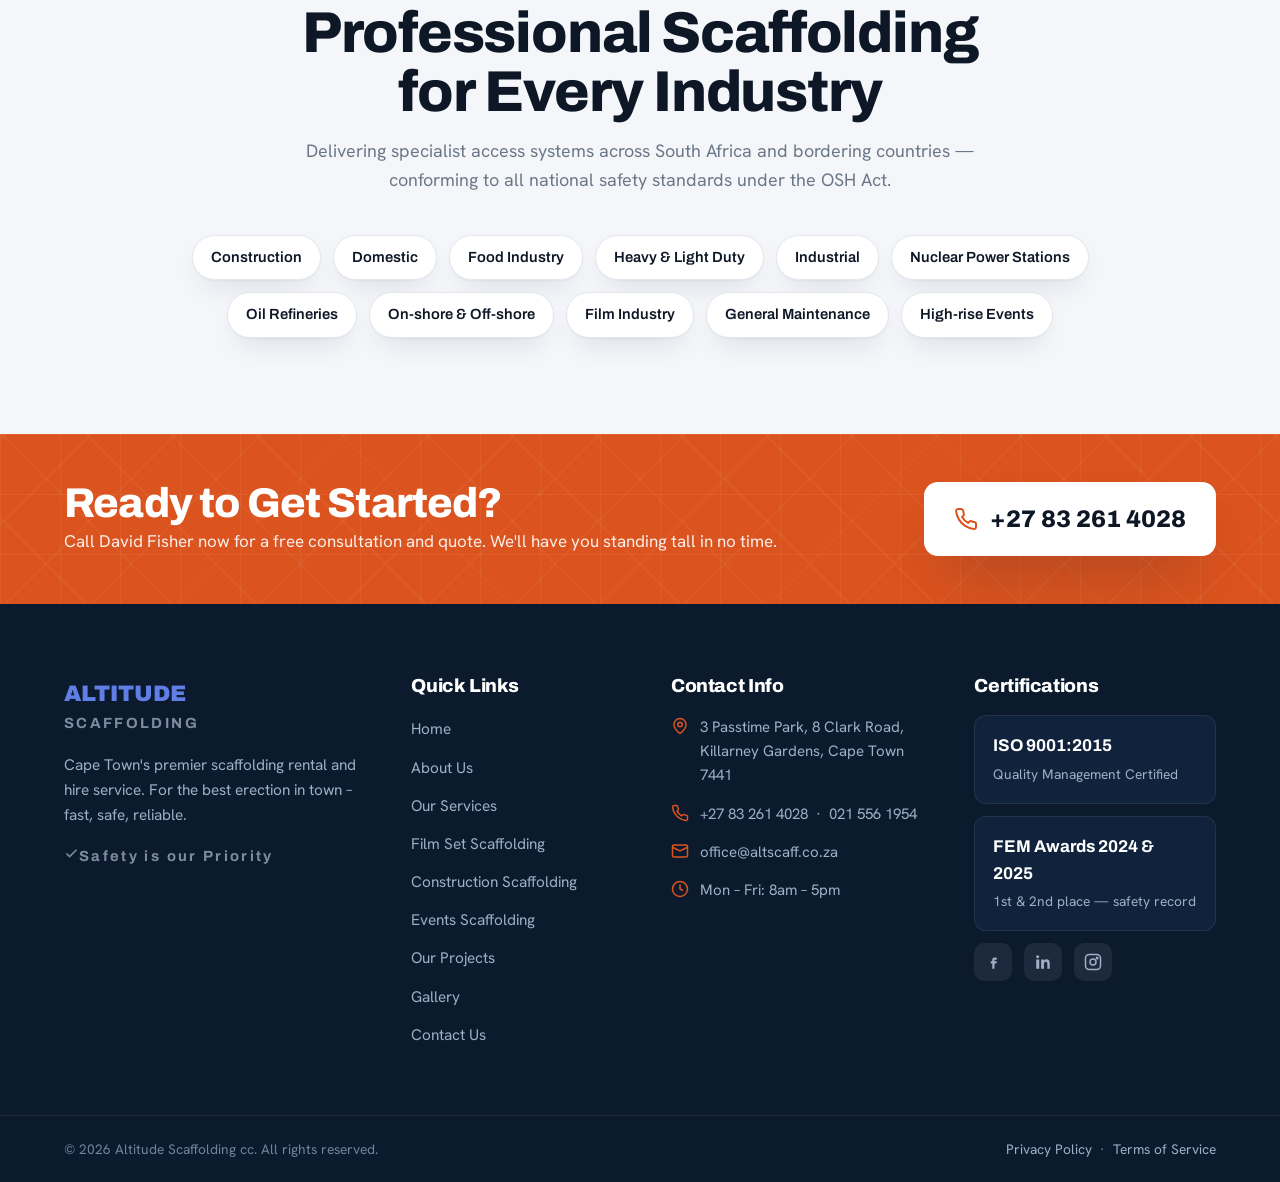
<file: services.html>
<!DOCTYPE html>
<html lang="en">
<head>
<meta charset="UTF-8">
<meta name="viewport" content="width=device-width, initial-scale=1.0">
<title>Our Services | Altitude Scaffolding</title>
<meta name="description" content="Film set, construction and events scaffolding across South Africa. Custom rigs, full access systems, modular staging — safe, reliable, Layher-engineered.">
<link rel="stylesheet" href="styles.css">
</head>
<body>

<div class="topbar">
  <div class="container">
    <div class="topbar__left">
      <a href="tel:+27215561954"><svg viewBox="0 0 24 24" fill="none" stroke="currentColor" stroke-width="2"><path d="M22 16.92v3a2 2 0 0 1-2.18 2 19.79 19.79 0 0 1-8.63-3.07 19.5 19.5 0 0 1-6-6 19.79 19.79 0 0 1-3.07-8.67A2 2 0 0 1 4.11 2h3a2 2 0 0 1 2 1.72c.13.96.36 1.9.7 2.81a2 2 0 0 1-.45 2.11L8.09 9.91a16 16 0 0 0 6 6l1.27-1.27a2 2 0 0 1 2.11-.45c.91.34 1.85.57 2.81.7A2 2 0 0 1 22 16.92z"/></svg>021 556 1954</a>
      <a href="mailto:office@altscaff.co.za"><svg viewBox="0 0 24 24" fill="none" stroke="currentColor" stroke-width="2"><rect x="2" y="4" width="20" height="16" rx="2"/><path d="m22 7-10 5L2 7"/></svg>office@altscaff.co.za</a>
    </div>
    <div class="topbar__right">
      <span class="topbar__badge"><svg viewBox="0 0 24 24" fill="none" stroke="currentColor" stroke-width="2"><path d="M20 6 9 17l-5-5"/></svg>ISO 9001:2015 Certified</span>
      <span class="topbar__hours">Mon – Fri: 8am – 5pm</span>
    </div>
  </div>
</div>

<nav class="nav">
  <div class="container">
    <a class="brand" href="index.html"><b>ALTITUDE</b><span>SCAFFOLDING</span></a>
    <ul class="nav__links">
      <li><a href="index.html">Home</a></li>
      <li><a href="about.html">About Us</a></li>
      <li><a href="services.html" class="active">Our Services</a></li>
      <li><a href="projects.html">Our Projects</a></li>
      <li><a href="gallery.html">Gallery</a></li>
      <li><a href="contact.html">Contact Us</a></li>
    </ul>
    <div class="nav__cta">
      <a class="btn btn--ghost" href="tel:+27832614028"><svg viewBox="0 0 24 24" fill="none" stroke="currentColor" stroke-width="2"><path d="M22 16.92v3a2 2 0 0 1-2.18 2 19.79 19.79 0 0 1-8.63-3.07 19.5 19.5 0 0 1-6-6 19.79 19.79 0 0 1-3.07-8.67A2 2 0 0 1 4.11 2h3a2 2 0 0 1 2 1.72c.13.96.36 1.9.7 2.81a2 2 0 0 1-.45 2.11L8.09 9.91a16 16 0 0 0 6 6l1.27-1.27a2 2 0 0 1 2.11-.45c.91.34 1.85.57 2.81.7A2 2 0 0 1 22 16.92z"/></svg>Call Now</a>
      <a class="btn btn--orange" href="contact.html">Get A Quote</a>
      <button class="nav__burger" aria-label="Menu"><span></span><span></span><span></span></button>
    </div>
  </div>
</nav>

<!-- HERO -->
<header class="hero hero--inner lattice">
  <div class="hero__bg"><div class="hero__grad"></div></div>
  <div class="hero__inner"><div class="container">
    <span class="eyebrow">Our Services</span>
    <h1>Specialist Scaffolding Solutions</h1>
    <p class="hero__sub">Professional access systems tailored to the fast-paced demands of film, large-scale construction and live events — engineered on German Layher systems with an FEM Award-winning safety record.</p>
  </div></div>
</header>

<!-- FILM -->
<section class="section" id="film">
  <div class="container">
    <div class="feature">
      <div class="feature__media reveal">
        <img class="media-img" src="img/film-set-rock-cliff.jpg" alt="Giant rock-face film set built on scaffolding">
        <div class="card__ico"><svg viewBox="0 0 24 24" fill="none" stroke="currentColor" stroke-width="2"><rect x="2" y="3" width="20" height="18" rx="2"/><path d="M7 3v18M17 3v18M2 9h5M2 15h5M17 9h5M17 15h5"/></svg></div>
      </div>
      <div class="reveal">
        <span class="eyebrow">Scaffolding for Hollywood in Cape Town</span>
        <h2>Film Set Scaffolding</h2>
        <p>Cape Town is one of the world's top film destinations — and Altitude is the crew behind the camera. From camera platforms to complex rigging systems, we've supported 150+ feature films and adverts with custom solutions built for the demanding schedules of film &amp; television.</p>
        <ul class="checks">
          <li><svg viewBox="0 0 24 24" fill="none" stroke="currentColor" stroke-width="2"><path d="M22 11.08V12a10 10 0 1 1-5.93-9.14"/><path d="M22 4 12 14.01l-3-3"/></svg>Temporary set structures &amp; advertising productions</li>
          <li><svg viewBox="0 0 24 24" fill="none" stroke="currentColor" stroke-width="2"><path d="M22 11.08V12a10 10 0 1 1-5.93-9.14"/><path d="M22 4 12 14.01l-3-3"/></svg>Camera platforms &amp; access towers</li>
          <li><svg viewBox="0 0 24 24" fill="none" stroke="currentColor" stroke-width="2"><path d="M22 11.08V12a10 10 0 1 1-5.93-9.14"/><path d="M22 4 12 14.01l-3-3"/></svg>Lighting rig support</li>
          <li><svg viewBox="0 0 24 24" fill="none" stroke="currentColor" stroke-width="2"><path d="M22 11.08V12a10 10 0 1 1-5.93-9.14"/><path d="M22 4 12 14.01l-3-3"/></svg>Custom rigs for indoor builds &amp; outdoor location shoots</li>
          <li><svg viewBox="0 0 24 24" fill="none" stroke="currentColor" stroke-width="2"><path d="M22 11.08V12a10 10 0 1 1-5.93-9.14"/><path d="M22 4 12 14.01l-3-3"/></svg>Quick-strike erections &amp; dismantles</li>
          <li><svg viewBox="0 0 24 24" fill="none" stroke="currentColor" stroke-width="2"><path d="M22 11.08V12a10 10 0 1 1-5.93-9.14"/><path d="M22 4 12 14.01l-3-3"/></svg>Night-shift &amp; rapid-response teams</li>
        </ul>
        <div class="feature__actions">
          <a class="btn btn--orange" href="contact.html">Get A Quote <svg viewBox="0 0 24 24" fill="none" stroke="currentColor" stroke-width="2"><path d="M5 12h14M12 5l7 7-7 7"/></svg></a>
          <a class="btn btn--ghost" href="projects.html#film">See Film Projects</a>
        </div>
      </div>
    </div>
  </div>
</section>

<!-- CONSTRUCTION -->
<section class="section bg-alt" id="construction">
  <div class="container">
    <div class="feature feature--rev">
      <div class="feature__media reveal">
        <img class="media-img" src="img/construction-industrial-tank.jpg" alt="Crew erecting circular access scaffolding around an industrial tank">
        <div class="card__ico"><svg viewBox="0 0 24 24" fill="none" stroke="currentColor" stroke-width="2"><path d="M3 21h18M5 21V8l7-5 7 5v13M9 21v-6h6v6"/></svg></div>
      </div>
      <div class="reveal">
        <span class="eyebrow">Build Higher, Safer</span>
        <h2>Construction Scaffolding</h2>
        <p>Full-access scaffolding for residential, commercial and industrial projects of all sizes. ISO 9001 certified systems guarantee stability, compliance and speed — keeping contractors and site teams safe.</p>
        <ul class="checks">
          <li><svg viewBox="0 0 24 24" fill="none" stroke="currentColor" stroke-width="2"><path d="M22 11.08V12a10 10 0 1 1-5.93-9.14"/><path d="M22 4 12 14.01l-3-3"/></svg>Residential, commercial &amp; industrial scaffolding</li>
          <li><svg viewBox="0 0 24 24" fill="none" stroke="currentColor" stroke-width="2"><path d="M22 11.08V12a10 10 0 1 1-5.93-9.14"/><path d="M22 4 12 14.01l-3-3"/></svg>Access towers &amp; elevated work platforms</li>
          <li><svg viewBox="0 0 24 24" fill="none" stroke="currentColor" stroke-width="2"><path d="M22 11.08V12a10 10 0 1 1-5.93-9.14"/><path d="M22 4 12 14.01l-3-3"/></svg>Renovation &amp; maintenance access</li>
          <li><svg viewBox="0 0 24 24" fill="none" stroke="currentColor" stroke-width="2"><path d="M22 11.08V12a10 10 0 1 1-5.93-9.14"/><path d="M22 4 12 14.01l-3-3"/></svg>Certified structural calculations &amp; inspections</li>
          <li><svg viewBox="0 0 24 24" fill="none" stroke="currentColor" stroke-width="2"><path d="M22 11.08V12a10 10 0 1 1-5.93-9.14"/><path d="M22 4 12 14.01l-3-3"/></svg>Long-term &amp; short-term hire</li>
          <li><svg viewBox="0 0 24 24" fill="none" stroke="currentColor" stroke-width="2"><path d="M22 11.08V12a10 10 0 1 1-5.93-9.14"/><path d="M22 4 12 14.01l-3-3"/></svg>Nationwide service available</li>
        </ul>
        <div class="feature__actions">
          <a class="btn btn--orange" href="contact.html">Get A Quote <svg viewBox="0 0 24 24" fill="none" stroke="currentColor" stroke-width="2"><path d="M5 12h14M12 5l7 7-7 7"/></svg></a>
          <a class="btn btn--ghost" href="projects.html#construction">See Construction Projects</a>
        </div>
      </div>
    </div>
  </div>
</section>

<!-- EVENTS -->
<section class="section" id="events">
  <div class="container">
    <div class="feature">
      <div class="feature__media reveal">
        <img class="media-img" src="img/events-stand-build.jpg" alt="Temporary event grandstand scaffolding structure">
        <div class="card__ico"><svg viewBox="0 0 24 24" fill="none" stroke="currentColor" stroke-width="2"><path d="m12 3 2.5 5 5.5.8-4 3.9 1 5.5-5-2.6-5 2.6 1-5.5-4-3.9 5.5-.8z"/></svg></div>
      </div>
      <div class="reveal">
        <span class="eyebrow">Temporary Towers That Wow</span>
        <h2>Events Scaffolding</h2>
        <p>Create unforgettable experiences with modular staging, lighting towers, grandstands and temporary structures. From concerts and festivals to corporate activations — strong, adaptable structures designed for safety, visibility and crowd management.</p>
        <ul class="checks">
          <li><svg viewBox="0 0 24 24" fill="none" stroke="currentColor" stroke-width="2"><path d="M22 11.08V12a10 10 0 1 1-5.93-9.14"/><path d="M22 4 12 14.01l-3-3"/></svg>Concert &amp; festival scaffolding</li>
          <li><svg viewBox="0 0 24 24" fill="none" stroke="currentColor" stroke-width="2"><path d="M22 11.08V12a10 10 0 1 1-5.93-9.14"/><path d="M22 4 12 14.01l-3-3"/></svg>Temporary staging support &amp; lighting towers</li>
          <li><svg viewBox="0 0 24 24" fill="none" stroke="currentColor" stroke-width="2"><path d="M22 11.08V12a10 10 0 1 1-5.93-9.14"/><path d="M22 4 12 14.01l-3-3"/></svg>Viewing platforms &amp; grandstands</li>
          <li><svg viewBox="0 0 24 24" fill="none" stroke="currentColor" stroke-width="2"><path d="M22 11.08V12a10 10 0 1 1-5.93-9.14"/><path d="M22 4 12 14.01l-3-3"/></svg>VIP &amp; media platforms</li>
          <li><svg viewBox="0 0 24 24" fill="none" stroke="currentColor" stroke-width="2"><path d="M22 11.08V12a10 10 0 1 1-5.93-9.14"/><path d="M22 4 12 14.01l-3-3"/></svg>Branding structures</li>
          <li><svg viewBox="0 0 24 24" fill="none" stroke="currentColor" stroke-width="2"><path d="M22 11.08V12a10 10 0 1 1-5.93-9.14"/><path d="M22 4 12 14.01l-3-3"/></svg>Quick setup &amp; breakdown, on-site event support</li>
        </ul>
        <div class="feature__actions">
          <a class="btn btn--orange" href="contact.html">Get A Quote <svg viewBox="0 0 24 24" fill="none" stroke="currentColor" stroke-width="2"><path d="M5 12h14M12 5l7 7-7 7"/></svg></a>
          <a class="btn btn--ghost" href="projects.html#events">See Event Projects</a>
        </div>
      </div>
    </div>
  </div>
</section>

<!-- INDUSTRIES -->
<section class="section bg-alt">
  <div class="container">
    <div class="section-head section-head--center reveal">
      <span class="eyebrow">Areas We Cover</span>
      <h2>Professional Scaffolding for Every Industry</h2>
      <p>Delivering specialist access systems across South Africa and bordering countries — conforming to all national safety standards under the OSH Act.</p>
    </div>
    <div class="chips reveal">
      <span class="chip">Construction</span>
      <span class="chip">Domestic</span>
      <span class="chip">Food Industry</span>
      <span class="chip">Heavy &amp; Light Duty</span>
      <span class="chip">Industrial</span>
      <span class="chip">Nuclear Power Stations</span>
      <span class="chip">Oil Refineries</span>
      <span class="chip">On-shore &amp; Off-shore</span>
      <span class="chip">Film Industry</span>
      <span class="chip">General Maintenance</span>
      <span class="chip">High-rise Events</span>
    </div>
  </div>
</section>

<!-- CTA BAND -->
<section class="cta-band lattice">
  <div class="container" style="position:relative;z-index:2">
    <div><h2>Ready to Get Started?</h2><p>Call David Fisher now for a free consultation and quote. We'll have you standing tall in no time.</p></div>
    <a class="cta-band__phone" href="tel:+27832614028"><svg viewBox="0 0 24 24" fill="none" stroke="currentColor" stroke-width="2"><path d="M22 16.92v3a2 2 0 0 1-2.18 2 19.79 19.79 0 0 1-8.63-3.07 19.5 19.5 0 0 1-6-6 19.79 19.79 0 0 1-3.07-8.67A2 2 0 0 1 4.11 2h3a2 2 0 0 1 2 1.72c.13.96.36 1.9.7 2.81a2 2 0 0 1-.45 2.11L8.09 9.91a16 16 0 0 0 6 6l1.27-1.27a2 2 0 0 1 2.11-.45c.91.34 1.85.57 2.81.7A2 2 0 0 1 22 16.92z"/></svg>+27 83 261 4028</a>
  </div>
</section>

<!-- FOOTER -->
<footer class="foot">
  <div class="container">
    <div class="foot__grid">
      <div class="foot__brand">
        <b>ALTITUDE</b><span>SCAFFOLDING</span>
        <p>Cape Town's premier scaffolding rental and hire service. For the best erection in town – fast, safe, reliable.</p>
        <span class="foot__pill"><svg viewBox="0 0 24 24" fill="none" stroke="currentColor" stroke-width="2"><path d="M20 6 9 17l-5-5"/></svg>Safety is our Priority</span>
      </div>
      <div><h4>Quick Links</h4><ul class="foot__links">
        <li><a href="index.html">Home</a></li><li><a href="about.html">About Us</a></li>
        <li><a href="services.html">Our Services</a></li><li><a href="services.html#film">Film Set Scaffolding</a></li>
        <li><a href="services.html#construction">Construction Scaffolding</a></li><li><a href="services.html#events">Events Scaffolding</a></li>
        <li><a href="projects.html">Our Projects</a></li><li><a href="gallery.html">Gallery</a></li><li><a href="contact.html">Contact Us</a></li>
      </ul></div>
      <div><h4>Contact Info</h4><ul class="foot__contact">
        <li><svg viewBox="0 0 24 24" fill="none" stroke="currentColor" stroke-width="2"><path d="M20 10c0 6-8 12-8 12s-8-6-8-12a8 8 0 0 1 16 0z"/><circle cx="12" cy="10" r="3"/></svg>3 Passtime Park, 8 Clark Road, Killarney Gardens, Cape Town 7441</li>
        <li><svg viewBox="0 0 24 24" fill="none" stroke="currentColor" stroke-width="2"><path d="M22 16.92v3a2 2 0 0 1-2.18 2 19.79 19.79 0 0 1-8.63-3.07 19.5 19.5 0 0 1-6-6 19.79 19.79 0 0 1-3.07-8.67A2 2 0 0 1 4.11 2h3a2 2 0 0 1 2 1.72c.13.96.36 1.9.7 2.81a2 2 0 0 1-.45 2.11L8.09 9.91a16 16 0 0 0 6 6l1.27-1.27a2 2 0 0 1 2.11-.45c.91.34 1.85.57 2.81.7A2 2 0 0 1 22 16.92z"/></svg>+27 83 261 4028 &nbsp;·&nbsp; 021 556 1954</li>
        <li><svg viewBox="0 0 24 24" fill="none" stroke="currentColor" stroke-width="2"><rect x="2" y="4" width="20" height="16" rx="2"/><path d="m22 7-10 5L2 7"/></svg>office@altscaff.co.za</li>
        <li><svg viewBox="0 0 24 24" fill="none" stroke="currentColor" stroke-width="2"><circle cx="12" cy="12" r="10"/><path d="M12 6v6l4 2"/></svg>Mon – Fri: 8am – 5pm</li>
      </ul></div>
      <div><h4>Certifications</h4>
        <div class="cert"><b>ISO 9001:2015</b><span>Quality Management Certified</span></div>
        <div class="cert"><b>FEM Awards 2024 &amp; 2025</b><span>1st &amp; 2nd place — safety record</span></div>
        <div class="foot__social">
          <a href="#" aria-label="Facebook"><svg viewBox="0 0 24 24" fill="currentColor"><path d="M14 9h3V6h-3c-1.7 0-3 1.3-3 3v2H9v3h2v7h3v-7h2.5l.5-3H14V9z"/></svg></a>
          <a href="#" aria-label="LinkedIn"><svg viewBox="0 0 24 24" fill="currentColor"><path d="M6.94 5a2 2 0 1 1-4-.02 2 2 0 0 1 4 .02zM7 8.5H3V21h4V8.5zm6.32 0H9.5V21h3.8v-6.5c0-3.5 4.5-3.8 4.5 0V21H21v-7.8c0-6-6.4-5.7-7.68-2.8V8.5z"/></svg></a>
          <a href="#" aria-label="Instagram"><svg viewBox="0 0 24 24" fill="none" stroke="currentColor" stroke-width="2"><rect x="2" y="2" width="20" height="20" rx="5"/><circle cx="12" cy="12" r="4"/><circle cx="17.5" cy="6.5" r="1" fill="currentColor"/></svg></a>
        </div>
      </div>
    </div>
  </div>
  <div class="foot__bar"><div class="container">
    <span>© 2026 Altitude Scaffolding cc. All rights reserved.</span>
    <span><a href="#">Privacy Policy</a> &nbsp;·&nbsp; <a href="#">Terms of Service</a></span>
  </div></div>
</footer>

<script src="script.js"></script>
</body>
</html>
</file>
<file: styles.css>
/* ==========================================================================
   ALTITUDE SCAFFOLDING — shared stylesheet
   Brand: cobalt blue + terracotta orange + dark navy. Industrial / structural.
   ========================================================================== */

@import url('https://fonts.googleapis.com/css2?family=Archivo:wght@500;600;700;800;900&family=Hanken+Grotesk:wght@400;500;600;700&display=swap');

:root{
  /* Brand */
  --blue:        #1c46d6;
  --blue-dark:   #14329c;
  --blue-700:    #0f2a8a;
  --orange:      #db531e;
  --orange-dark: #bd4413;
  --navy:        #0c1a2e;
  --navy-2:      #11233c;
  --green:       #18a957;
  --green-soft:  #e7f6ee;

  /* Neutrals */
  --ink:    #0e1726;
  --body:   #41505f;
  --muted:  #6b7787;
  --line:   #e4e8ee;
  --bg:     #ffffff;
  --bg-alt: #f4f6fa;
  --card:   #ffffff;

  /* System */
  --radius:   18px;
  --radius-sm:12px;
  --shadow:   0 1px 2px rgba(13,27,46,.04), 0 12px 30px -12px rgba(13,27,46,.16);
  --shadow-lg:0 30px 60px -22px rgba(13,27,46,.32);
  --maxw: 1200px;
  --nav-h: 76px;
  --ease: cubic-bezier(.22,.61,.36,1);

  --font-display: 'Archivo', system-ui, sans-serif;
  --font-body: 'Hanken Grotesk', system-ui, sans-serif;
}

*{ box-sizing:border-box; margin:0; padding:0; }
html{ scroll-behavior:smooth; -webkit-text-size-adjust:100%; }
body{
  font-family:var(--font-body);
  color:var(--body);
  background:var(--bg);
  line-height:1.6;
  font-size:17px;
  overflow-x:hidden;
}
img{ max-width:100%; display:block; }
a{ color:inherit; text-decoration:none; }
ul{ list-style:none; }

h1,h2,h3,h4,h5{
  font-family:var(--font-display);
  color:var(--ink);
  line-height:1.02;
  letter-spacing:-.02em;
  font-weight:800;
}

.container{ width:100%; max-width:var(--maxw); margin:0 auto; padding:0 24px; }
.section{ padding:96px 0; }
.section--tight{ padding:64px 0; }
.bg-alt{ background:var(--bg-alt); }
.bg-navy{ background:var(--navy); color:#c9d3e0; }

/* ---- Eyebrow / headings -------------------------------------------------- */
.eyebrow{
  font-family:var(--font-display);
  font-weight:700;
  font-size:.8rem;
  letter-spacing:.18em;
  text-transform:uppercase;
  color:var(--blue);
}
.bg-navy .eyebrow{ color:#7ea0ff; }
.section-head{ max-width:760px; }
.section-head--center{ margin:0 auto; text-align:center; }
.section-head h2{ font-size:clamp(2.2rem,5vw,3.6rem); margin:14px 0 16px; }
.section-head p{ font-size:1.12rem; color:var(--muted); }
.bg-navy .section-head h2{ color:#fff; }
.bg-navy .section-head p{ color:#9fb0c4; }

/* ---- Buttons ------------------------------------------------------------- */
.btn{
  display:inline-flex; align-items:center; gap:.55em;
  font-family:var(--font-display); font-weight:700; font-size:.98rem;
  letter-spacing:.01em;
  padding:15px 26px; border-radius:12px; border:2px solid transparent;
  cursor:pointer; transition:transform .25s var(--ease), box-shadow .25s var(--ease), background .25s;
  white-space:nowrap;
}
.btn svg{ width:18px; height:18px; }
.btn--orange{ background:var(--orange); color:#fff; box-shadow:0 12px 24px -10px rgba(219,83,30,.6); }
.btn--orange:hover{ background:var(--orange-dark); transform:translateY(-2px); }
.btn--blue{ background:var(--blue); color:#fff; box-shadow:0 12px 24px -10px rgba(28,70,214,.55); }
.btn--blue:hover{ background:var(--blue-dark); transform:translateY(-2px); }
.btn--ghost{ background:transparent; color:var(--blue); border-color:var(--blue); }
.btn--ghost:hover{ background:var(--blue); color:#fff; transform:translateY(-2px); }
.btn--white{ background:#fff; color:var(--blue); }
.btn--white:hover{ transform:translateY(-2px); box-shadow:var(--shadow-lg); }
.btn--lg{ padding:18px 32px; font-size:1.05rem; }

.link-arrow{
  font-family:var(--font-display); font-weight:700; color:var(--blue);
  display:inline-flex; align-items:center; gap:.5em; font-size:.98rem;
}
.link-arrow svg{ width:16px; height:16px; transition:transform .25s var(--ease); }
.link-arrow:hover svg{ transform:translateX(5px); }

/* ---- Scaffold lattice texture (reusable) --------------------------------- */
.lattice{ position:relative; }
.lattice::before{
  content:""; position:absolute; inset:0; pointer-events:none; z-index:0;
  background-image:
    linear-gradient(rgba(255,255,255,.06) 1px, transparent 1px),
    linear-gradient(90deg, rgba(255,255,255,.06) 1px, transparent 1px),
    repeating-linear-gradient(45deg, rgba(255,255,255,.04) 0 2px, transparent 2px 60px),
    repeating-linear-gradient(-45deg, rgba(255,255,255,.04) 0 2px, transparent 2px 60px);
  background-size:60px 60px, 60px 60px, 100% 100%, 100% 100%;
}

/* =========================================================================
   TOP UTILITY BAR
   ========================================================================= */
.topbar{ background:var(--blue); color:#dbe4ff; font-size:.85rem; }
.topbar .container{ display:flex; align-items:center; justify-content:space-between; height:42px; gap:18px; }
.topbar a{ display:inline-flex; align-items:center; gap:.45em; color:#eaf0ff; }
.topbar a:hover{ color:#fff; }
.topbar svg{ width:15px; height:15px; }
.topbar__left{ display:flex; gap:22px; }
.topbar__right{ display:flex; align-items:center; gap:18px; }
.topbar__badge{
  display:inline-flex; align-items:center; gap:.4em;
  font-weight:600; color:#fff;
}
.topbar__hours{ color:#b9c8f5; }

/* =========================================================================
   NAVIGATION
   ========================================================================= */
.nav{
  position:sticky; top:0; z-index:60; background:#fff;
  border-bottom:1px solid var(--line);
  transition:box-shadow .3s;
}
.nav.scrolled{ box-shadow:0 10px 30px -16px rgba(13,27,46,.25); }
.nav .container{ display:flex; align-items:center; justify-content:space-between; height:var(--nav-h); gap:18px; }

.brand{ display:flex; flex-direction:column; line-height:.9; font-family:var(--font-display); }
.brand b{ font-weight:900; font-size:1.5rem; letter-spacing:-.01em; color:var(--blue); }
.brand span{ font-weight:700; font-size:1.06rem; letter-spacing:.16em; color:var(--ink); }

.nav__links{ display:flex; gap:22px; }
.nav__links a{
  font-family:var(--font-display); font-weight:600; font-size:.86rem;
  letter-spacing:.05em; text-transform:uppercase; color:var(--ink);
  padding:6px 0; position:relative; white-space:nowrap;
}
.nav__links a::after{
  content:""; position:absolute; left:0; bottom:-2px; height:2px; width:0;
  background:var(--blue); transition:width .25s var(--ease);
}
.nav__links a:hover::after, .nav__links a.active::after{ width:100%; }
.nav__links a.active{ color:var(--blue); }

.nav__cta{ display:flex; align-items:center; gap:12px; }
.nav__cta .btn{ padding:11px 18px; font-size:.9rem; }

.nav__burger{
  display:none; flex-direction:column; gap:5px; background:none; border:0; cursor:pointer; padding:8px;
}
.nav__burger span{ width:24px; height:2px; background:var(--ink); transition:.3s; }
.nav.open .nav__burger span:nth-child(1){ transform:translateY(7px) rotate(45deg); }
.nav.open .nav__burger span:nth-child(2){ opacity:0; }
.nav.open .nav__burger span:nth-child(3){ transform:translateY(-7px) rotate(-45deg); }

/* =========================================================================
   HERO (carousel on home, static banner on inner pages)
   ========================================================================= */
.hero{ position:relative; background:var(--navy); color:#fff; overflow:hidden; }
.hero__bg{ position:absolute; inset:0; z-index:0; }
.hero__bg::after{
  content:""; position:absolute; inset:0;
  background:linear-gradient(110deg, rgba(8,17,30,.92) 0%, rgba(8,17,30,.72) 45%, rgba(12,26,46,.55) 100%);
}
.hero__grad{ position:absolute; inset:0; }

/* Home carousel */
.hero--home{ min-height:calc(88vh - var(--nav-h)); display:flex; align-items:center; }
.slides{ position:absolute; inset:0; }
.slide{
  position:absolute; inset:0; opacity:0; transition:opacity 1s var(--ease);
  background-size:cover; background-position:center;
}
.slide.active{ opacity:1; }
.slide__grad{ position:absolute; inset:0; }
.slide--1 .slide__grad{ background:linear-gradient(125deg,#0b1b34 0%, #15326f 60%, #1c46d6 130%); }
.slide--2 .slide__grad{ background:linear-gradient(125deg,#0a1526 0%, #14264a 55%, #2b3f63 120%); }
.slide--3 .slide__grad{ background:linear-gradient(125deg,#120c1f 0%, #2a1640 55%, #6b2b8f 130%); }

.hero__inner{ position:relative; z-index:3; padding:70px 0; width:100%; }
.hero__badge{
  display:inline-flex; align-items:center; gap:.5em;
  color:#5fe6a0; font-family:var(--font-display);
  font-weight:700; font-size:.85rem; letter-spacing:.1em; text-transform:uppercase; margin-bottom:22px;
}
.hero__badge svg{ width:15px; height:15px; flex:none; }
.hero h1{
  color:#fff; font-size:clamp(2.8rem,7.5vw,5.8rem); font-weight:900;
  letter-spacing:-.03em; max-width:14ch;
}
.hero__sub{ font-size:clamp(1.05rem,2vw,1.35rem); color:#c5d2e6; margin:22px 0 34px; max-width:48ch; }
.hero__actions{ display:flex; gap:14px; flex-wrap:wrap; }

.hero__dots{ position:absolute; left:0; right:0; bottom:34px; z-index:4; display:flex; gap:10px; justify-content:center; }
.hero__dots button{ width:11px; height:11px; border-radius:99px; border:0; background:rgba(255,255,255,.4); cursor:pointer; transition:.3s; }
.hero__dots button.active{ width:30px; background:var(--orange); }

.hero__arrow{
  position:absolute; top:50%; transform:translateY(-50%); z-index:4;
  width:46px; height:46px; border-radius:99px; border:0; cursor:pointer;
  background:rgba(255,255,255,.12); color:#fff; display:grid; place-items:center;
  backdrop-filter:blur(4px); transition:.25s;
}
.hero__arrow:hover{ background:rgba(255,255,255,.25); }
.hero__arrow svg{ width:22px; height:22px; }
.hero__arrow--prev{ left:18px; }
.hero__arrow--next{ right:18px; }

/* Inner page banner */
.hero--inner{ padding:96px 0 84px; text-align:center; }
.hero--inner .hero__grad{ background:linear-gradient(135deg,#0a1526 0%,#0f2444 60%,#16306b 140%); }
.hero--inner h1{ margin:0 auto; font-size:clamp(2.4rem,6vw,4.6rem); max-width:none; }
.hero--inner .hero__sub{ margin:20px auto 0; }

/* =========================================================================
   STAT STRIP
   ========================================================================= */
.stats{ background:#fff; }
.stats .container{
  display:grid; grid-template-columns:repeat(4,1fr); gap:30px;
  padding:64px 24px; align-items:start;
}
.stat{ text-align:center; }
.stat__ico{
  width:58px; height:58px; margin:0 auto 16px; border-radius:16px;
  display:grid; place-items:center; background:rgba(28,70,214,.09); color:var(--blue);
}
.stat__ico svg{ width:26px; height:26px; }
.stat__num{ font-family:var(--font-display); font-weight:900; font-size:clamp(2.4rem,4vw,3.2rem); color:var(--blue); letter-spacing:-.03em; line-height:1; min-height:3.2rem; display:flex; align-items:flex-end; justify-content:center; }
.stat__label{ font-family:var(--font-display); font-weight:700; color:var(--ink); margin-top:8px; font-size:1.08rem; }
.stat__note{ color:var(--muted); font-size:.92rem; margin-top:3px; }

/* =========================================================================
   SERVICE CARDS (home)
   ========================================================================= */
.cards{ display:grid; grid-template-columns:repeat(3,1fr); gap:26px; margin-top:54px; }
.card{
  background:var(--card); border:1px solid var(--line); border-radius:var(--radius);
  overflow:hidden; box-shadow:var(--shadow); transition:transform .3s var(--ease), box-shadow .3s var(--ease);
  display:flex; flex-direction:column;
}
.card:hover{ transform:translateY(-6px); box-shadow:var(--shadow-lg); }
.card__media{ position:relative; height:210px; overflow:hidden; }
.card__ico{ display:none; }
.card__ico svg{ width:24px; height:24px; }
.card__body{ padding:38px 26px 28px; flex:1; display:flex; flex-direction:column; }
.card__kicker{ font-family:var(--font-display); font-weight:700; font-size:.78rem; letter-spacing:.14em; text-transform:uppercase; color:var(--blue); }
.card__body h3{ font-size:1.45rem; margin:10px 0 12px; }
.card__body p{ color:var(--muted); margin-bottom:20px; flex:1; }

/* Image placeholder panels (swap for real photos) */
.ph{
  position:relative; background:linear-gradient(135deg,#102347,#1c2f55);
  display:grid; place-items:center; color:#fff; height:100%;
}
.ph--film{ background:linear-gradient(135deg,#2a1a0e,#5a371a 60%,#db531e); }
.ph--build{ background:linear-gradient(135deg,#0f2147,#1c46d6); }
.ph--event{ background:linear-gradient(135deg,#1a0f2c,#5a2487 70%,#9b3fc4); }
.ph--team{ background:linear-gradient(135deg,#0c1a2e,#1b3257); }
.ph__label{
  position:relative; z-index:2; font-family:var(--font-display); font-weight:600;
  font-size:.78rem; letter-spacing:.08em; text-transform:uppercase; color:rgba(255,255,255,.85);
  display:flex; flex-direction:column; align-items:center; gap:10px; text-align:center; padding:0 14px;
}
.ph__label svg{ width:34px; height:34px; opacity:.9; }

/* =========================================================================
   ALTERNATING FEATURE ROWS (service detail / about intro)
   ========================================================================= */
.feature{ display:grid; grid-template-columns:1fr 1fr; gap:60px; align-items:center; }
.feature + .feature{ margin-top:96px; }
.feature--rev .feature__media{ order:2; }
.feature__media{ border-radius:var(--radius); overflow:hidden; height:430px; box-shadow:var(--shadow); position:relative; }
.feature__media .card__ico{ bottom:auto; top:20px; left:auto; right:20px; }
.feature h2{ font-size:clamp(2rem,4vw,3rem); margin:14px 0 18px; }
.feature p{ color:var(--muted); font-size:1.08rem; margin-bottom:24px; }
.checks{ display:grid; gap:14px; margin-bottom:30px; }
.checks li{ display:flex; gap:12px; align-items:flex-start; color:var(--ink); font-weight:500; }
.checks svg{ width:22px; height:22px; flex:none; color:var(--green); margin-top:2px; }
.feature__actions{ display:flex; gap:14px; flex-wrap:wrap; }

/* =========================================================================
   VALUE / SAFETY MINI-CARDS
   ========================================================================= */
.minis{ display:grid; grid-template-columns:repeat(4,1fr); gap:24px; }
.mini{ background:#fff; border:1px solid var(--line); border-radius:var(--radius); padding:34px 24px; text-align:center; box-shadow:var(--shadow); }
.mini__ico{ width:60px; height:60px; margin:0 auto 18px; border-radius:50%; background:rgba(28,70,214,.08); color:var(--blue); display:grid; place-items:center; }
.mini__ico svg{ width:28px; height:28px; }
.mini h3{ font-size:1.3rem; margin-bottom:8px; }
.mini p{ color:var(--muted); font-size:.96rem; }

/* Safety checklist grid */
.safety-grid{ columns:2; column-gap:40px; max-width:880px; margin:40px auto 0; }
.safety-grid li{ display:flex; gap:12px; align-items:flex-start; color:#dbe4f0; margin-bottom:18px; break-inside:avoid; }
.safety-grid svg{ width:21px; height:21px; color:#5fe6a0; flex:none; margin-top:3px; }

/* =========================================================================
   TIMELINE (about)
   ========================================================================= */
.timeline{ position:relative; max-width:880px; margin:54px auto 0; padding-left:0; }
.timeline::before{ content:""; position:absolute; left:88px; top:6px; bottom:6px; width:2px; background:var(--line); }
.tl{ display:grid; grid-template-columns:78px 1fr; gap:34px; align-items:start; }
.tl + .tl{ margin-top:30px; }
.tl__year{ font-family:var(--font-display); font-weight:900; font-size:1.7rem; color:var(--blue); text-align:right; position:relative; }
.tl__year::after{ content:""; position:absolute; right:-44px; top:8px; width:14px; height:14px; border-radius:50%; background:var(--blue); border:3px solid #fff; box-shadow:0 0 0 2px var(--blue); }
.tl__card{ background:#fff; border:1px solid var(--line); border-radius:var(--radius-sm); padding:22px 26px; box-shadow:var(--shadow); }
.tl__card h3{ font-size:1.2rem; margin-bottom:6px; }
.tl__card p{ color:var(--muted); font-size:.98rem; }

/* =========================================================================
   PRICING TIERS
   ========================================================================= */
.tiers{ display:grid; grid-template-columns:repeat(3,1fr); gap:26px; align-items:stretch; }
.tier{ background:#fff; border:1px solid var(--line); border-radius:var(--radius); padding:34px 30px; box-shadow:var(--shadow); display:flex; flex-direction:column; }
.tier--feat{ background:var(--blue); color:#fff; border-color:var(--blue); transform:scale(1.03); box-shadow:var(--shadow-lg); position:relative; }
.tier--feat .tier__sub{ color:#cdd9ff; }
.tier__name{ font-family:var(--font-display); font-weight:800; font-size:1.5rem; color:inherit; }
.tier--feat .tier__name{ color:#fff; }
.tier__sub{ color:var(--muted); margin:4px 0 22px; }
.tier__list{ display:grid; gap:13px; margin-bottom:28px; flex:1; }
.tier__list li{ display:flex; gap:11px; align-items:flex-start; font-weight:500; color:var(--ink); }
.tier--feat .tier__list li{ color:#eef2ff; }
.tier__list svg{ width:20px; height:20px; color:var(--green); flex:none; margin-top:2px; }
.tier--feat .tier__list svg{ color:#8effc0; }
.tier .btn{ width:100%; justify-content:center; }
.tier__tag{ position:absolute; top:-13px; left:50%; transform:translateX(-50%); background:var(--orange); color:#fff; font-family:var(--font-display); font-weight:700; font-size:.74rem; letter-spacing:.1em; text-transform:uppercase; padding:6px 16px; border-radius:99px; }

/* =========================================================================
   PROJECTS GRID + FILTERS
   ========================================================================= */
.filters{ display:flex; gap:12px; justify-content:center; flex-wrap:wrap; margin-bottom:46px; }
.filter{
  font-family:var(--font-display); font-weight:600; font-size:.92rem; letter-spacing:.03em;
  padding:11px 22px; border-radius:99px; border:1px solid var(--line); background:#fff; color:var(--ink);
  cursor:pointer; transition:.25s; display:inline-flex; align-items:center; gap:.5em;
}
.filter svg{ width:16px; height:16px; }
.filter:hover{ border-color:var(--blue); color:var(--blue); }
.filter.active{ background:var(--blue); color:#fff; border-color:var(--blue); }

.proj-grid{ display:grid; grid-template-columns:repeat(3,1fr); gap:24px; }
.proj{ position:relative; border-radius:var(--radius); overflow:hidden; height:300px; box-shadow:var(--shadow); cursor:pointer; }
.proj__media{ position:absolute; inset:0; transition:transform .5s var(--ease); }
.proj:hover .proj__media{ transform:scale(1.06); }
.proj::after{ content:""; position:absolute; inset:0; background:linear-gradient(0deg, rgba(8,16,28,.92) 0%, rgba(8,16,28,.25) 55%, transparent 100%); z-index:1; }
.proj__cap{ position:absolute; left:0; right:0; bottom:0; z-index:2; padding:24px; }
.proj__tag{ font-family:var(--font-display); font-weight:700; font-size:.72rem; letter-spacing:.14em; text-transform:uppercase; color:#7ea0ff; }
.proj__cap h3{ color:#fff; font-size:1.35rem; margin-top:6px; }
.proj__cap p{ color:#b9c6d8; font-size:.92rem; margin-top:6px; }
.proj.hide{ display:none; }

/* Filmography list */
.filmo{ columns:2; column-gap:54px; max-width:920px; margin:8px auto 0; }
.filmo li{ break-inside:avoid; padding:13px 0; border-bottom:1px solid var(--line); }
.filmo b{ font-family:var(--font-display); color:var(--ink); }
.filmo span{ color:var(--muted); font-size:.94rem; }

/* =========================================================================
   CONTACT
   ========================================================================= */
.contact-grid{ display:grid; grid-template-columns:1.1fr .9fr; gap:48px; align-items:start; }
.form-card{ background:#fff; border:1px solid var(--line); border-radius:var(--radius); padding:40px; box-shadow:var(--shadow); }
.form-card h2{ font-size:2rem; }
.form-card > p{ color:var(--muted); margin:8px 0 26px; }
.field{ margin-bottom:18px; }
.field label{ display:block; font-family:var(--font-display); font-weight:600; font-size:.86rem; color:var(--ink); margin-bottom:7px; }
.field label .req{ color:var(--orange); }
.field input, .field select, .field textarea{
  width:100%; font-family:var(--font-body); font-size:1rem; color:var(--ink);
  padding:13px 15px; border:1px solid var(--line); border-radius:11px; background:#fbfcfe; transition:.2s;
}
.field input:focus, .field select:focus, .field textarea:focus{ outline:none; border-color:var(--blue); box-shadow:0 0 0 3px rgba(28,70,214,.12); background:#fff; }
.field textarea{ resize:vertical; min-height:120px; }
.field--row{ display:grid; grid-template-columns:1fr 1fr; gap:16px; }
.dropzone{ border:2px dashed var(--line); border-radius:12px; padding:22px; text-align:center; color:var(--muted); display:flex; flex-direction:column; align-items:center; gap:6px; cursor:pointer; transition:.2s; }
.dropzone:hover{ border-color:var(--blue); color:var(--blue); }
.dropzone svg{ width:24px; height:24px; }
.form-note{ display:flex; align-items:center; gap:8px; color:var(--muted); font-size:.9rem; margin-top:16px; }
.form-note svg{ width:16px; height:16px; color:var(--green); }
.form-success{ display:none; background:var(--green-soft); color:#0d7a3f; border:1px solid #b7e4cb; border-radius:12px; padding:16px; margin-bottom:20px; font-weight:600; }

.touch{ display:grid; gap:14px; }
.touch__item{ display:flex; gap:16px; align-items:flex-start; background:#fff; border:1px solid var(--line); border-radius:var(--radius-sm); padding:20px 22px; box-shadow:var(--shadow); }
.touch__ico{ width:46px; height:46px; border-radius:12px; background:rgba(28,70,214,.09); color:var(--blue); display:grid; place-items:center; flex:none; }
.touch__ico svg{ width:22px; height:22px; }
.touch__item b{ font-family:var(--font-display); color:var(--ink); display:block; font-size:1.04rem; }
.touch__item span{ color:var(--muted); font-size:.94rem; }
.touch__item a{ color:var(--blue); font-weight:600; }
.map-embed{ border-radius:var(--radius); overflow:hidden; box-shadow:var(--shadow); border:1px solid var(--line); margin-top:8px; }
.map-embed iframe{ width:100%; height:300px; border:0; display:block; }
.guarantee{ display:flex; gap:14px; align-items:center; background:var(--green-soft); border:1px solid #cdeede; border-radius:var(--radius-sm); padding:18px 22px; margin-top:16px; }
.guarantee svg{ width:26px; height:26px; color:var(--green); flex:none; }
.guarantee b{ font-family:var(--font-display); color:#0d7a3f; }
.guarantee p{ color:#2f7a55; font-size:.92rem; }

/* =========================================================================
   CTA BANNER + FOOTER
   ========================================================================= */
.cta-band{ background:var(--orange); color:#fff; overflow:hidden; }
.cta-band .container{ display:flex; align-items:center; justify-content:space-between; gap:30px; padding:48px 24px; flex-wrap:wrap; }
.cta-band h2{ color:#fff; font-size:clamp(1.8rem,3.5vw,2.6rem); }
.cta-band p{ color:rgba(255,255,255,.9); margin-top:4px; }
.cta-band__phone{ background:#fff; color:var(--ink); font-family:var(--font-display); font-weight:800; font-size:1.5rem; padding:18px 30px; border-radius:14px; display:inline-flex; align-items:center; gap:12px; box-shadow:var(--shadow-lg); transition:transform .25s var(--ease); }
.cta-band__phone:hover{ transform:translateY(-3px); }
.cta-band__phone svg{ width:24px; height:24px; color:var(--orange); }

footer.foot{ background:var(--navy); color:#9fb0c4; padding:72px 0 0; }
.foot__grid{ display:grid; grid-template-columns:1.4fr 1fr 1.2fr 1.1fr; gap:40px; }
.foot__brand b{ font-family:var(--font-display); font-weight:900; font-size:1.4rem; color:#5f7fe6; display:block; }
.foot__brand span{ font-family:var(--font-display); font-weight:700; letter-spacing:.16em; color:#7e8ca0; display:block; font-size:.92rem; }
.foot__brand p{ margin:18px 0; font-size:.96rem; max-width:34ch; }
.foot__pill{ display:inline-flex; align-items:center; gap:11px; color:#5fe6a0; font-family:var(--font-display); font-weight:600; font-size:.82rem; letter-spacing:.01em; }
.foot__pill svg{ width:15px; height:15px; flex:none; stroke-width:2.5; }
.foot h4{ color:#fff; font-size:1.18rem; margin-bottom:20px; }
.foot__links li{ margin-bottom:11px; }
.foot__links a{ color:#9fb0c4; transition:.2s; font-size:.96rem; }
.foot__links a:hover{ color:#fff; padding-left:4px; }
.foot__contact li{ display:flex; gap:11px; margin-bottom:14px; font-size:.94rem; }
.foot__contact svg{ width:18px; height:18px; color:var(--orange); flex:none; margin-top:2px; }
.cert{ background:var(--navy-2); border:1px solid rgba(255,255,255,.07); border-radius:12px; padding:16px 18px; margin-bottom:12px; }
.cert b{ color:#fff; font-family:var(--font-display); display:block; }
.cert span{ font-size:.86rem; }
.foot__social{ display:flex; gap:12px; margin-top:6px; }
.foot__social a{ width:38px; height:38px; border-radius:10px; background:rgba(255,255,255,.07); display:grid; place-items:center; color:#9fb0c4; transition:.25s; }
.foot__social a:hover{ background:var(--blue); color:#fff; }
.foot__social svg{ width:18px; height:18px; }
.foot__bar{ border-top:1px solid rgba(255,255,255,.08); margin-top:56px; padding:22px 0; }
.foot__bar .container{ display:flex; justify-content:space-between; gap:18px; flex-wrap:wrap; font-size:.86rem; color:#73839a; }
.foot__bar a{ color:#9fb0c4; }
.foot__bar a:hover{ color:#fff; }

/* =========================================================================
   REVEAL ANIMATION
   ========================================================================= */
.reveal{ opacity:0; transform:translateY(26px); transition:opacity .7s var(--ease), transform .7s var(--ease); }
.reveal.in{ opacity:1; transform:none; }

/* =========================================================================
   RESPONSIVE
   ========================================================================= */
@media (max-width:1060px){
  .nav__links{ display:none; }
  .nav__cta .btn--ghost{ display:none; }
  .nav__burger{ display:flex; }
  .nav.open .nav__links{
    display:flex; position:absolute; top:var(--nav-h); left:0; right:0; flex-direction:column;
    background:#fff; padding:18px 24px 26px; gap:6px; border-bottom:1px solid var(--line); box-shadow:var(--shadow-lg);
  }
  .nav.open .nav__links a{ padding:12px 0; }
  .feature, .feature--rev .feature__media{ grid-template-columns:1fr; order:0; }
  .feature__media{ height:300px; }
  .contact-grid{ grid-template-columns:1fr; }
  .cards, .minis, .tiers, .proj-grid{ grid-template-columns:1fr 1fr; }
  .tier--feat{ transform:none; }
}
@media (max-width:720px){
  .section{ padding:64px 0; }
  .topbar__left a:nth-child(2), .topbar__hours{ display:none; }
  .stats .container{ grid-template-columns:1fr 1fr; gap:36px 20px; }
  .cards, .minis, .tiers, .proj-grid, .field--row, .filmo{ grid-template-columns:1fr; columns:1; }
  .timeline::before{ left:54px; }
  .tl{ grid-template-columns:48px 1fr; gap:24px; }
  .tl__year{ font-size:1.2rem; }
  .tl__year::after{ right:-30px; }
  .hero__arrow{ display:none; }
  .cta-band .container{ flex-direction:column; align-items:flex-start; }
}

/* ---- Industry chips ---- */
.chips{ display:flex; flex-wrap:wrap; gap:12px; justify-content:center; max-width:900px; margin:40px auto 0; }
.chip{
  font-family:var(--font-display); font-weight:600; font-size:.92rem;
  padding:10px 18px; border-radius:99px; background:#fff; border:1px solid var(--line);
  color:var(--ink); box-shadow:var(--shadow);
}
.bg-alt .chip{ background:#fff; }

/* =========================================================================
   REAL IMAGE INTEGRATION + GALLERY + LIGHTBOX
   ========================================================================= */
.slide__img{ position:absolute; inset:0; width:100%; height:100%; object-fit:cover; z-index:0; }
.slide .slide__grad{ background:linear-gradient(110deg, rgba(8,16,28,.84) 0%, rgba(8,16,28,.58) 45%, rgba(8,16,28,.34) 100%) !important; z-index:1; }
.hero--home .hero__inner{ z-index:3; }

.hero__img{ position:absolute; inset:0; width:100%; height:100%; object-fit:cover; z-index:0; }
.hero--inner .hero__bg.has-photo .hero__grad{ background:linear-gradient(135deg, rgba(8,16,28,.82) 0%, rgba(10,20,40,.62) 100%); }

.media-img{ width:100%; height:100%; object-fit:cover; display:block; }
img.proj__media{ width:100%; height:100%; object-fit:cover; }

/* Gallery */
.gallery{ columns:3; column-gap:18px; }
.gallery .g-item{ break-inside:avoid; margin-bottom:18px; border-radius:14px; overflow:hidden; position:relative; cursor:pointer; box-shadow:var(--shadow); display:block; }
.gallery .g-item img{ width:100%; display:block; transition:transform .5s var(--ease); }
.gallery .g-item:hover img{ transform:scale(1.05); }
.gallery .g-item::after{ content:""; position:absolute; inset:0; background:linear-gradient(0deg, rgba(8,16,28,.5), transparent 45%); opacity:0; transition:.3s; }
.gallery .g-item:hover::after{ opacity:1; }
.gallery .g-tag{ position:absolute; left:12px; bottom:10px; z-index:2; color:#fff; font-family:var(--font-display); font-weight:700; font-size:.78rem; letter-spacing:.1em; text-transform:uppercase; opacity:0; transform:translateY(6px); transition:.3s; }
.gallery .g-item:hover .g-tag{ opacity:1; transform:none; }
.g-item.hide{ display:none; }
@media (max-width:980px){ .gallery{ columns:2; } }
@media (max-width:600px){ .gallery{ columns:1; } }

/* Lightbox */
.lightbox{ position:fixed; inset:0; z-index:200; background:rgba(6,12,22,.94); display:none; align-items:center; justify-content:center; padding:30px; }
.lightbox.open{ display:flex; }
.lightbox img{ max-width:92vw; max-height:88vh; border-radius:10px; box-shadow:0 30px 80px rgba(0,0,0,.6); }
.lightbox__close{ position:absolute; top:22px; right:26px; width:46px; height:46px; border-radius:50%; border:0; background:rgba(255,255,255,.12); color:#fff; font-size:1.5rem; cursor:pointer; display:grid; place-items:center; }
.lightbox__close:hover{ background:rgba(255,255,255,.25); }
.lightbox__nav{ position:absolute; top:50%; transform:translateY(-50%); width:52px; height:52px; border-radius:50%; border:0; background:rgba(255,255,255,.12); color:#fff; cursor:pointer; display:grid; place-items:center; }
.lightbox__nav:hover{ background:rgba(255,255,255,.25); }
.lightbox__nav svg{ width:26px; height:26px; }
.lightbox__prev{ left:22px; } .lightbox__next{ right:22px; }
@media (max-width:600px){ .lightbox__nav{ width:42px; height:42px; } }

/* Safety/why-choose list: single column on small screens */
@media (max-width:640px){ .safety-grid{ columns:1; } }
</file>
